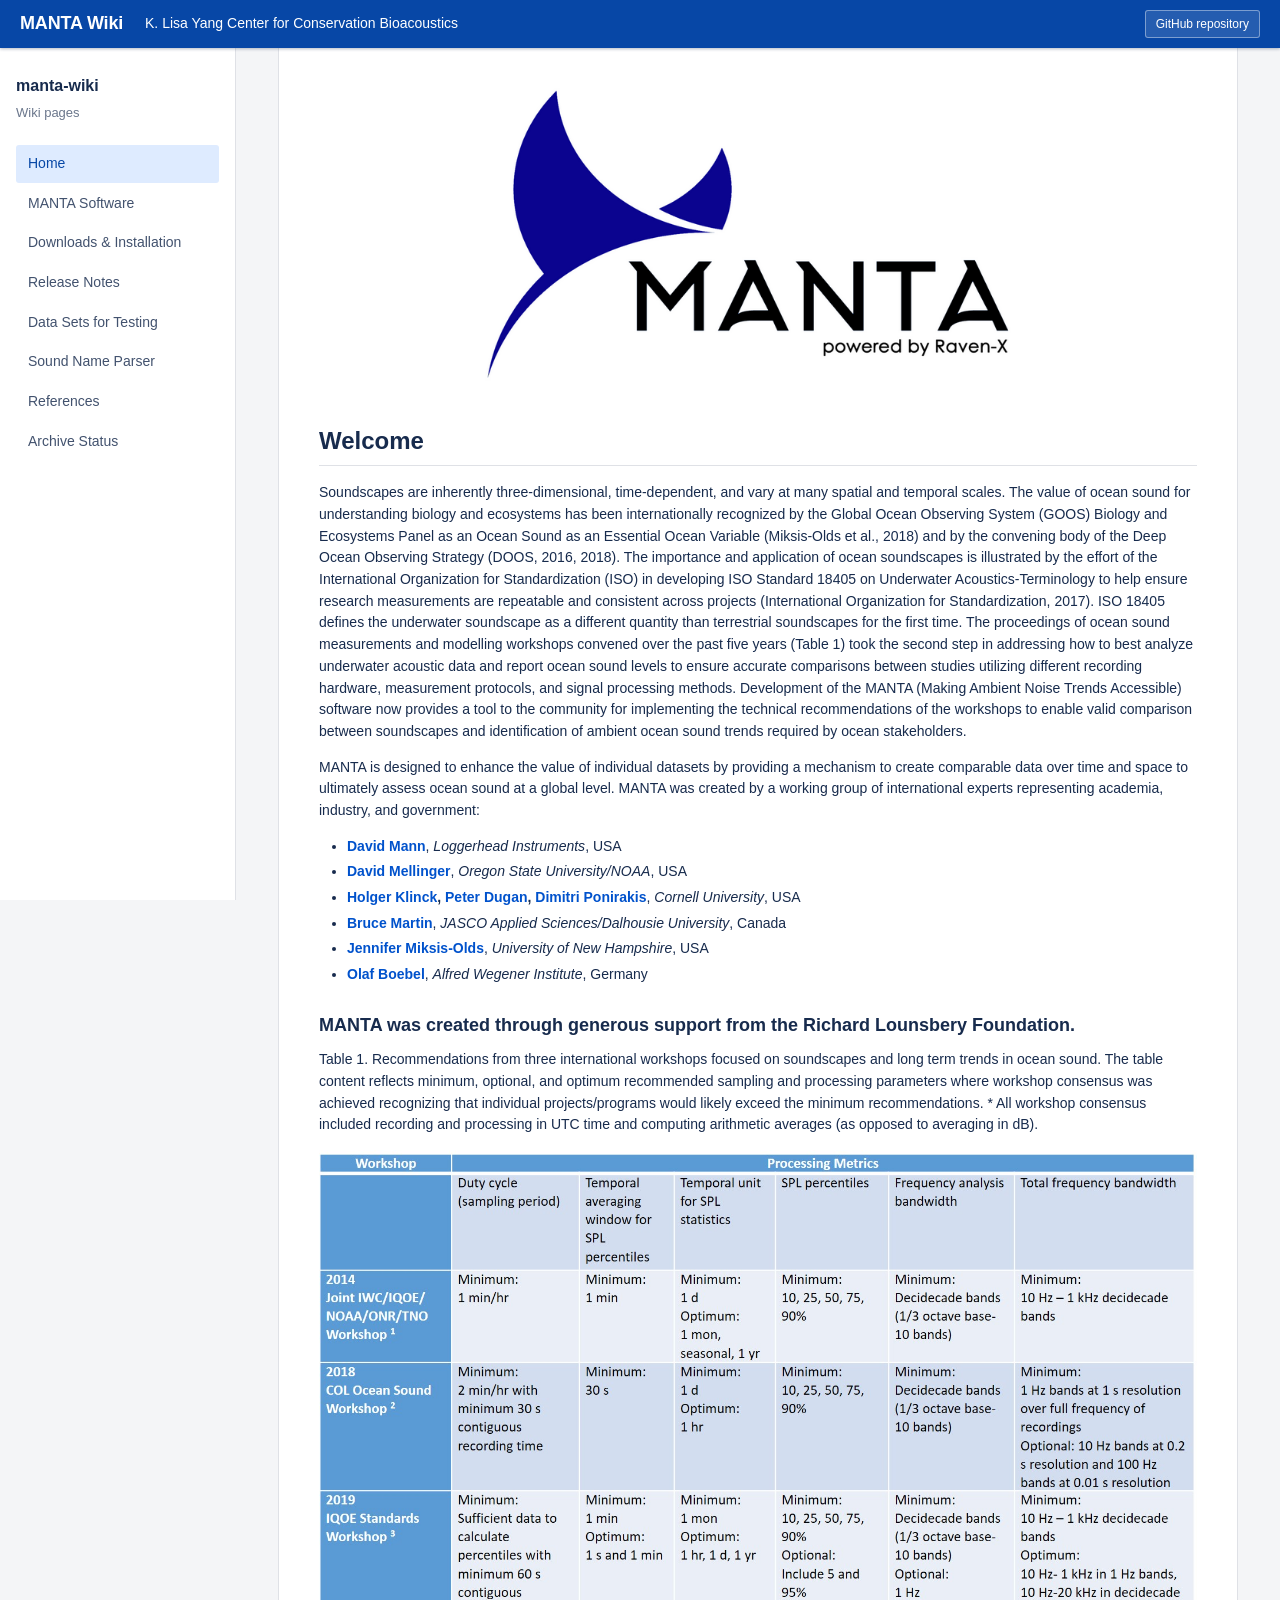
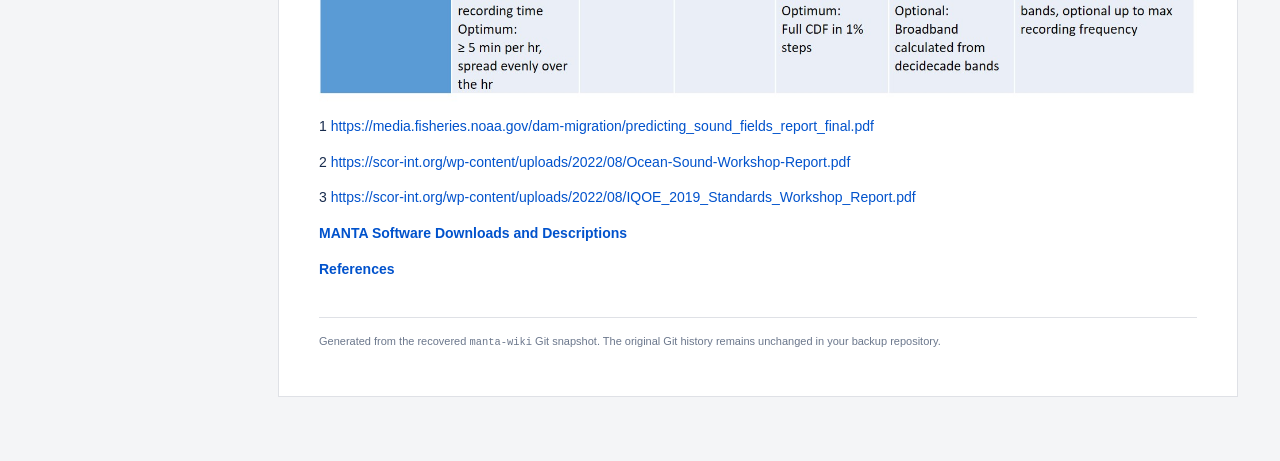
<file: index.html>
<!doctype html>
<html lang="en"><head>
<!-- Google tag (gtag.js) -->
<script async src="https://www.googletagmanager.com/gtag/js?id=G-KM93KEDW00"></script>
<script>
  window.dataLayer = window.dataLayer || [];
  function gtag(){dataLayer.push(arguments);}
  gtag('js', new Date());
  gtag('config', 'G-KM93KEDW00');
</script><meta charset="utf-8"><meta name="viewport" content="width=device-width,initial-scale=1">
<title>MANTA Wiki</title><link rel="stylesheet" href="style.css"></head>
<body><header class="bb-topbar">
  <a class="bb-product" href="index.html">MANTA Wiki</a>
  <a class="bb-center-link"
     href="https://www.birds.cornell.edu/ccb/"
     target="_blank"
     rel="noopener">
     K. Lisa Yang Center for Conservation Bioacoustics
  </a>
  <a class="bb-archive-tag"
     href="https://github.com/DPonirakis/manta-wiki"
     target="_blank"
     rel="noopener">
     GitHub repository
  </a>
</header><div class="layout"><aside class="sidebar"><div class="brand">manta-wiki</div><div class="subbrand">Wiki pages</div><nav><a href="index.html" class="active">Home</a><a href="manta-software.html" class="">MANTA Software</a><a href="downloads-installation.html" class="">Downloads &amp; Installation</a><a href="release-notes.html" class="">Release Notes</a><a href="data-sets.html" class="">Data Sets for Testing</a><a href="sound-parser.html" class="">Sound Name Parser</a><a href="references.html" class="">References</a><a href="archive-status.html" class="">Archive Status</a></nav></aside>
<main class="content"><article class="paper"><div class="archive-banner"><span class="badge">RECOVERED</span> Preserved from the original MANTA wiki. Media and software links shown as local are served from this archive; external references still open on the web.</div>
<p><img src="wiki-images/3192943729-LogoFor-Wiki.png" alt="LogoFor-Wiki.png" /></p>
<h1>Welcome</h1>
<p>Soundscapes are inherently three-dimensional, time-dependent, and vary at many spatial and temporal scales. The value of ocean sound for understanding biology and ecosystems has been internationally recognized by the Global Ocean Observing System (GOOS) Biology and Ecosystems Panel as an Ocean Sound as an Essential Ocean Variable (Miksis-Olds et al., 2018) and by the convening body of the Deep Ocean Observing Strategy (DOOS, 2016, 2018).  The importance and application of ocean soundscapes is illustrated by the effort of the International Organization for Standardization (ISO) in developing ISO Standard 18405 on Underwater Acoustics-Terminology to help ensure research measurements are repeatable and consistent across projects (International Organization for Standardization, 2017). ISO 18405 defines the underwater soundscape as a different quantity than terrestrial soundscapes for the first time.  The proceedings of ocean sound measurements and modelling workshops convened over the past five years (Table 1) took the second step in addressing how to best analyze underwater acoustic data and report ocean sound levels to ensure accurate comparisons between studies utilizing different recording hardware, measurement protocols, and signal processing methods.  Development of the MANTA (Making Ambient Noise Trends Accessible) software now provides a tool to the community for implementing the technical recommendations of the workshops to enable valid comparison between soundscapes and identification of ambient ocean sound trends required by ocean stakeholders.</p>
<p>MANTA is designed to enhance the value of individual datasets by providing a mechanism to create comparable data over time and space to ultimately assess ocean sound at a global level.  MANTA was created by a working group of international experts representing academia, industry, and government:</p>
<ul>
<li><strong><a href="https://www.loggerhead.com/founder" target="_blank" rel="noopener">David Mann</a></strong>, <em>Loggerhead Instruments</em>, USA</li>
<li><strong><a href="https://mmi.oregonstate.edu/people/david-mellinger" target="_blank" rel="noopener">David Mellinger</a></strong>, <em>Oregon State University/NOAA</em>, USA</li>
<li><strong><a href="https://www.birds.cornell.edu/ccb/holger-klinck/" target="_blank" rel="noopener">Holger Klinck</a>, <a href="https://www.birds.cornell.edu/home/staff/peter-dugan/" target="_blank" rel="noopener">Peter Dugan</a>, <a href="https://www.birds.cornell.edu/home/staff/dimitri-ponirakis/" target="_blank" rel="noopener">Dimitri Ponirakis</a></strong>, <em>Cornell University</em>, USA</li>
<li><strong><a href="https://eos.unh.edu/person/bruce-martin" target="_blank" rel="noopener">Bruce Martin</a></strong>, <em>JASCO Applied Sciences/Dalhousie University</em>, Canada</li>
<li><strong><a href="https://www.unh.edu/person/jennifer-miksis-olds" target="_blank" rel="noopener">Jennifer Miksis-Olds</a></strong>, <em>University of New Hampshire</em>, USA</li>
<li><strong><a href="https://www.awi.de/ueber-uns/organisation/mitarbeiter/detailseite/olaf-boebel.html" target="_blank" rel="noopener">Olaf Boebel</a></strong>, <em>Alfred Wegener Institute</em>, Germany</li>
</ul>
<h2>MANTA was created through generous support from the Richard Lounsbery Foundation.</h2>
<p>Table 1.  Recommendations from three international workshops focused on soundscapes and long term trends in ocean sound.  The table content reflects minimum, optional, and optimum recommended sampling and processing parameters where workshop consensus was achieved recognizing that individual projects/programs would likely exceed the minimum recommendations. * All workshop consensus included recording and processing in UTC time and computing arithmetic averages (as opposed to averaging in dB).</p>
<p><img src="wiki-images/1391581681-MANTA%20Wiki%20Table%201.jpg" alt="MANTA Wiki Table 1.jpg" /></p>
<p>1 <a href="https://media.fisheries.noaa.gov/dam-migration/predicting_sound_fields_report_final.pdf">https://media.fisheries.noaa.gov/dam-migration/predicting_sound_fields_report_final.pdf</a></p>
<p>2 <a href="https://scor-int.org/wp-content/uploads/2022/08/Ocean-Sound-Workshop-Report.pdf">https://scor-int.org/wp-content/uploads/2022/08/Ocean-Sound-Workshop-Report.pdf</a></p>
<p>3 <a href="https://scor-int.org/wp-content/uploads/2022/08/IQOE_2019_Standards_Workshop_Report.pdf">https://scor-int.org/wp-content/uploads/2022/08/IQOE_2019_Standards_Workshop_Report.pdf</a></p>
<p class="wiki-section-link"><a href="downloads-installation.html"><strong>MANTA Software Downloads and Descriptions</strong></a></p>
<p class="wiki-section-link"><a href="references.html"><strong>References</strong></a></p>
<div class="footer">Generated from the recovered <code>manta-wiki</code> Git snapshot. The original Git history remains unchanged in your backup repository.</div></article></main></div></body></html>
</file>
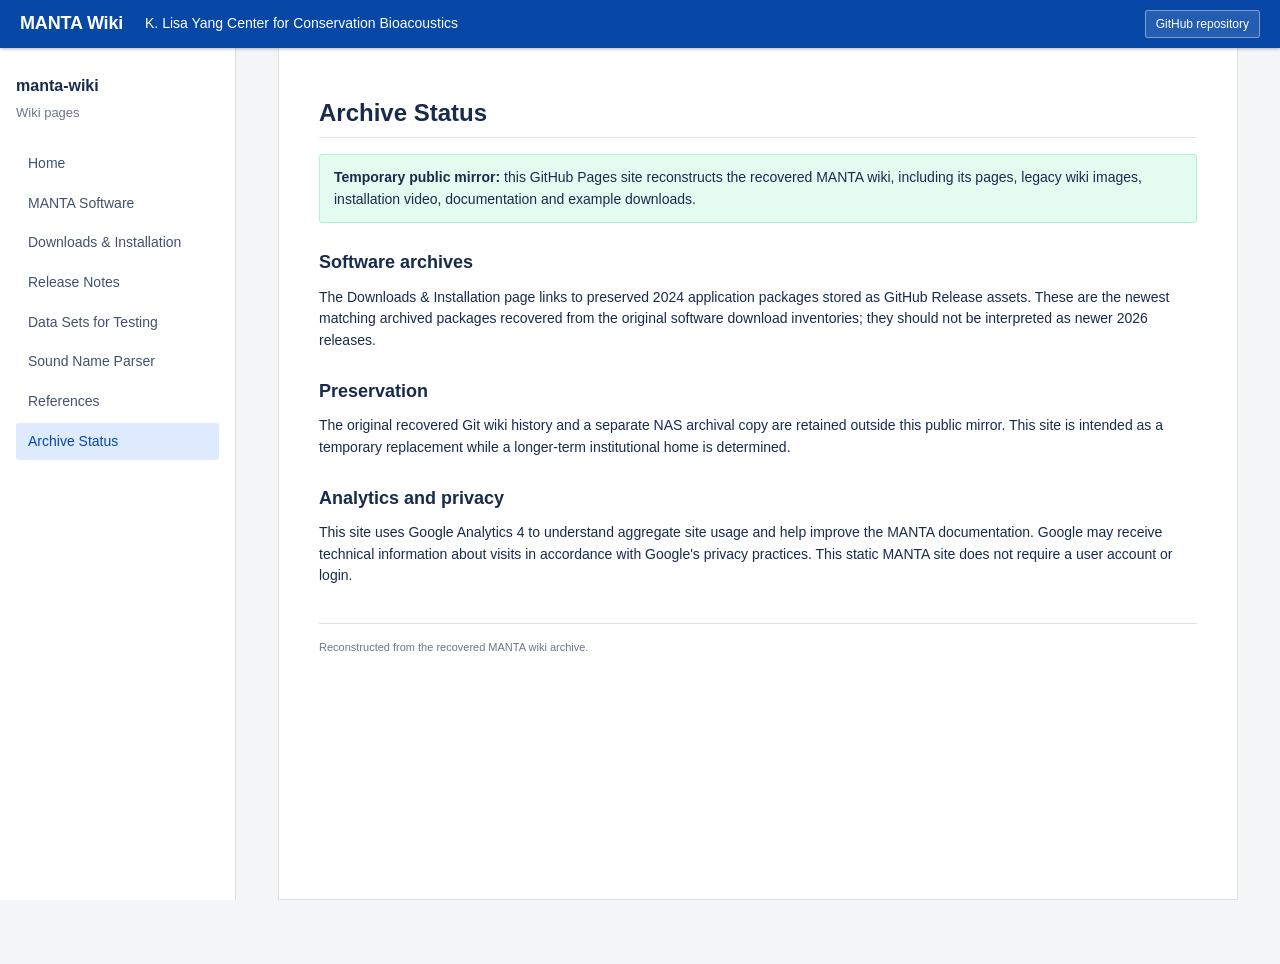
<file: archive-status.html>
<!doctype html>
<html lang="en"><head>
<!-- Google tag (gtag.js) -->
<script async src="https://www.googletagmanager.com/gtag/js?id=G-KM93KEDW00"></script>
<script>
  window.dataLayer = window.dataLayer || [];
  function gtag(){dataLayer.push(arguments);}
  gtag('js', new Date());
  gtag('config', 'G-KM93KEDW00');
</script><meta charset="utf-8"><meta name="viewport" content="width=device-width,initial-scale=1">
<title>Archive Status &mdash; MANTA Wiki</title><link rel="stylesheet" href="style.css"></head>
<body><header class="bb-topbar">
  <a class="bb-product" href="index.html">MANTA Wiki</a>
  <a class="bb-center-link"
     href="https://www.birds.cornell.edu/ccb/"
     target="_blank"
     rel="noopener">
     K. Lisa Yang Center for Conservation Bioacoustics
  </a>
  <a class="bb-archive-tag"
     href="https://github.com/DPonirakis/manta-wiki"
     target="_blank"
     rel="noopener">
     GitHub repository
  </a>
</header><div class="layout"><aside class="sidebar"><div class="brand">manta-wiki</div><div class="subbrand">Wiki pages</div><nav><a href="index.html">Home</a><a href="manta-software.html">MANTA Software</a><a href="downloads-installation.html">Downloads &amp; Installation</a><a href="release-notes.html">Release Notes</a><a href="data-sets.html">Data Sets for Testing</a><a href="sound-parser.html">Sound Name Parser</a><a href="references.html">References</a><a href="archive-status.html" class="active">Archive Status</a></nav></aside>
<main class="content"><article class="paper"><div class="archive-banner"><span class="badge">RECOVERED</span> Preserved from the original MANTA wiki.</div>
<h1>Archive Status</h1>
<div class="ok"><strong>Temporary public mirror:</strong> this GitHub Pages site reconstructs the recovered MANTA wiki, including its pages, legacy wiki images, installation video, documentation and example downloads.</div>
<h2>Software archives</h2>
<p>The Downloads &amp; Installation page links to preserved 2024 application packages stored as GitHub Release assets. These are the newest matching archived packages recovered from the original software download inventories; they should not be interpreted as newer 2026 releases.</p>
<h2>Preservation</h2>
<p>The original recovered Git wiki history and a separate NAS archival copy are retained outside this public mirror. This site is intended as a temporary replacement while a longer-term institutional home is determined.</p>
<h2>Analytics and privacy</h2>
<p>This site uses Google Analytics 4 to understand aggregate site usage and help improve the MANTA documentation. Google may receive technical information about visits in accordance with Google's privacy practices. This static MANTA site does not require a user account or login.</p>
<div class="footer">Reconstructed from the recovered MANTA wiki archive.</div></article></main></div></body></html>
</file>
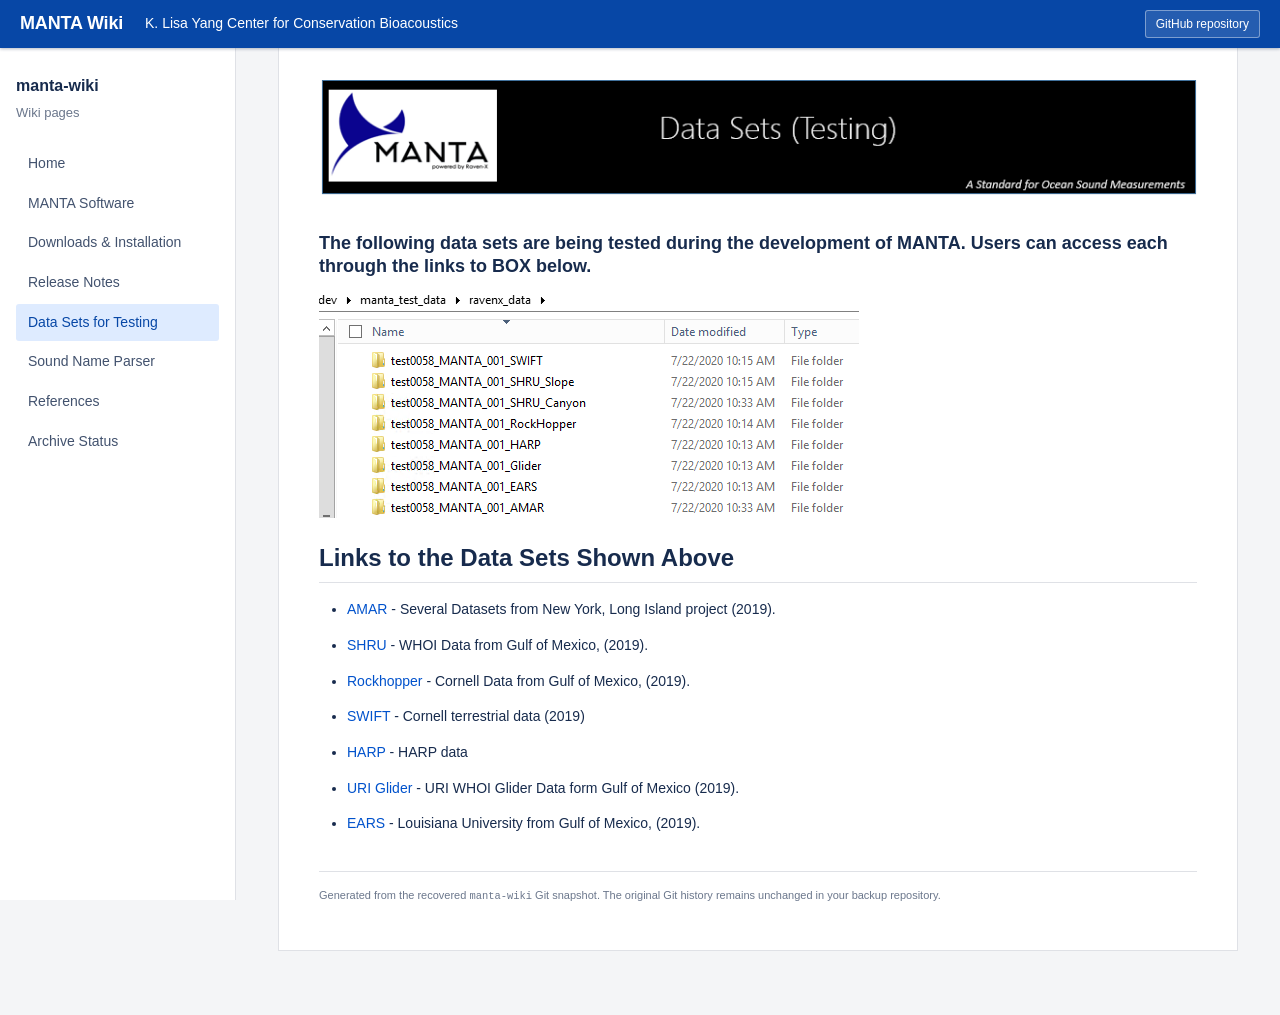
<file: data-sets.html>
<!doctype html>
<html lang="en"><head>
<!-- Google tag (gtag.js) -->
<script async src="https://www.googletagmanager.com/gtag/js?id=G-KM93KEDW00"></script>
<script>
  window.dataLayer = window.dataLayer || [];
  function gtag(){dataLayer.push(arguments);}
  gtag('js', new Date());
  gtag('config', 'G-KM93KEDW00');
</script><meta charset="utf-8"><meta name="viewport" content="width=device-width,initial-scale=1">
<title>Data Sets for Testing &mdash; MANTA Wiki</title><link rel="stylesheet" href="style.css"></head>
<body><header class="bb-topbar">
  <a class="bb-product" href="index.html">MANTA Wiki</a>
  <a class="bb-center-link"
     href="https://www.birds.cornell.edu/ccb/"
     target="_blank"
     rel="noopener">
     K. Lisa Yang Center for Conservation Bioacoustics
  </a>
  <a class="bb-archive-tag"
     href="https://github.com/DPonirakis/manta-wiki"
     target="_blank"
     rel="noopener">
     GitHub repository
  </a>
</header><div class="layout"><aside class="sidebar"><div class="brand">manta-wiki</div><div class="subbrand">Wiki pages</div><nav><a href="index.html" class="">Home</a><a href="manta-software.html" class="">MANTA Software</a><a href="downloads-installation.html" class="">Downloads &amp; Installation</a><a href="release-notes.html" class="">Release Notes</a><a href="data-sets.html" class="active">Data Sets for Testing</a><a href="sound-parser.html" class="">Sound Name Parser</a><a href="references.html" class="">References</a><a href="archive-status.html" class="">Archive Status</a></nav></aside>
<main class="content"><article class="paper"><div class="archive-banner"><span class="badge">RECOVERED</span> Preserved from the original MANTA wiki. Media and software links shown as local are served from this archive; external references still open on the web.</div>
<p><img src="wiki-images/3972708707-PageBan-DataSet%20Testing%20%28orig%29.png" alt="PageBan-DataSet Testing (orig).png" /></p>
<h2>The following data sets are being tested during the development of MANTA.  Users can access each through the links to BOX below.</h2>
<p><img src="wiki-images/2628197361-2020-07-22_111207%20Dataset%20Folder%20View.png" alt="2020-07-22_111207 Dataset Folder View.png" /></p>
<h1>Links to the Data Sets Shown Above</h1>
<ul>
<li><p><a href="https://cornell.box.com/s/d470kwmks5kywlehbm1rnl2zd3jsaxxi">AMAR</a> - Several Datasets from New York, Long Island project (2019).</p>
</li>
<li><p><a href="https://cornell.box.com/s/pxv3meutziftfnn3y57hk5c47b9m33f8">SHRU</a> - WHOI Data from Gulf of Mexico, (2019).</p>
</li>
<li><p><a href="https://cornell.box.com/s/dc22x80s9d1odj51bub20u6x38qu53mg">Rockhopper</a> - Cornell Data from Gulf of Mexico, (2019).</p>
</li>
<li><p><a href="https://cornell.box.com/s/cifbns6ogwq8dyzyhskjp075v1naj7j0">SWIFT</a> - Cornell terrestrial data (2019)</p>
</li>
<li><p><a href="https://cornell.box.com/s/lhqhzw1fxv8h3y49ou1xn1a3qug9us4y">HARP</a> - HARP data</p>
</li>
<li><p><a href="https://cornell.box.com/s/qcqkasoeniwmjog1nojtoqougghjc3d9">URI Glider</a> - URI WHOI Glider Data form Gulf of Mexico (2019).</p>
</li>
<li><p><a href="https://cornell.box.com/s/5mjxobe7hufbpuowawqq29kgf5vvsqui">EARS</a> - Louisiana University from Gulf of Mexico, (2019).</p>
</li>
</ul>
<div class="footer">Generated from the recovered <code>manta-wiki</code> Git snapshot. The original Git history remains unchanged in your backup repository.</div></article></main></div></body></html>
</file>
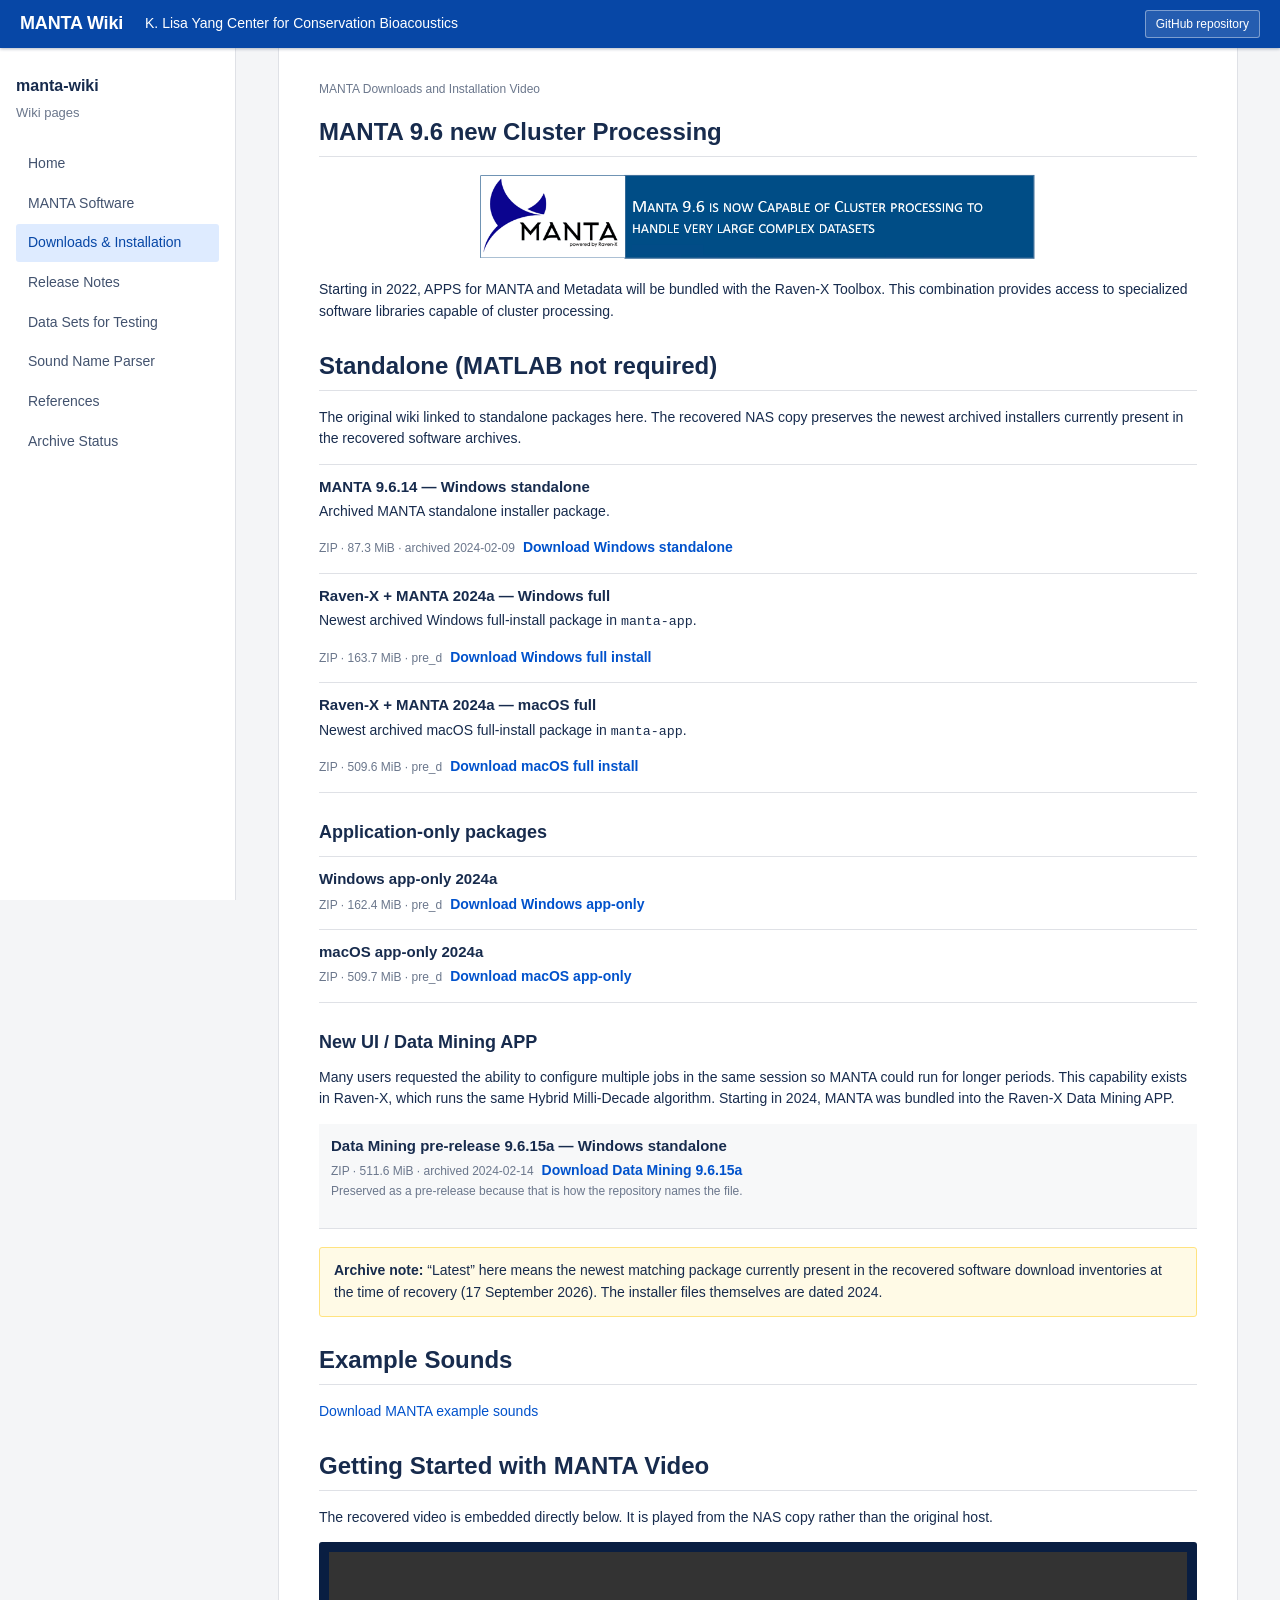
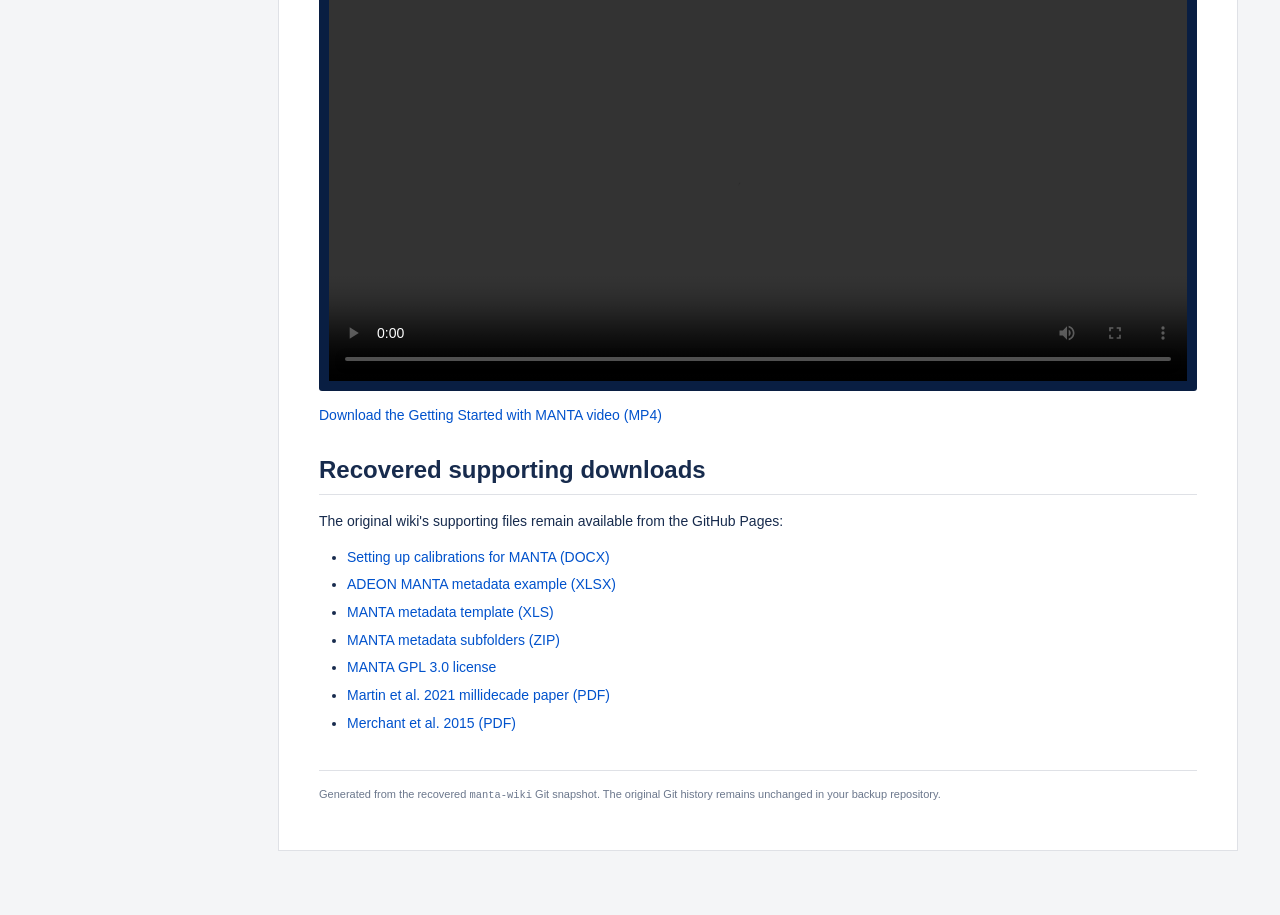
<file: downloads-installation.html>
<!DOCTYPE html>

<html lang="en"><head>
<!-- Google tag (gtag.js) -->
<script async src="https://www.googletagmanager.com/gtag/js?id=G-KM93KEDW00"></script>
<script>
  window.dataLayer = window.dataLayer || [];
  function gtag(){dataLayer.push(arguments);}
  gtag('js', new Date());
  gtag('config', 'G-KM93KEDW00');
</script><meta charset="utf-8"/><meta content="width=device-width,initial-scale=1" name="viewport"/>
<title>Downloads &amp; Installation &mdash; MANTA Wiki</title><link href="style.css" rel="stylesheet"/></head>
<body><header class="bb-topbar">
  <a class="bb-product" href="index.html">MANTA Wiki</a>
  <a class="bb-center-link"
     href="https://www.birds.cornell.edu/ccb/"
     target="_blank"
     rel="noopener">
     K. Lisa Yang Center for Conservation Bioacoustics
  </a>
  <a class="bb-archive-tag"
     href="https://github.com/DPonirakis/manta-wiki"
     target="_blank"
     rel="noopener">
     GitHub repository
  </a>
</header><div class="layout"><aside class="sidebar"><div class="brand">manta-wiki</div><div class="subbrand">Wiki pages</div><nav><a class="" href="index.html">Home</a><a class="" href="manta-software.html">MANTA Software</a><a class="active" href="downloads-installation.html">Downloads &amp; Installation</a><a class="" href="release-notes.html">Release Notes</a><a class="" href="data-sets.html">Data Sets for Testing</a><a class="" href="sound-parser.html">Sound Name Parser</a><a class="" href="references.html">References</a><a class="" href="archive-status.html">Archive Status</a></nav></aside>
<main class="content"><article class="paper"><div class="archive-banner"><span class="badge">RECOVERED</span> Preserved from the original MANTA wiki. Media and software links shown as local are served from this archive; external references still open on the web.</div>
<div class="wiki-path">MANTA Downloads and Installation Video</div>
<h1><strong>MANTA 9.6 new Cluster Processing</strong></h1>
<p><img alt="MANTA / Raven-X banner" src="wiki-images/3175615496-MantaBanner%20Bundled%20with%20Raven%20X%20Toolbox%20png.png"/></p>
<p>Starting in 2022, APPS for MANTA and Metadata will be bundled with the Raven-X Toolbox. This combination provides access to specialized software libraries capable of cluster processing.</p>
<h1><strong>Standalone</strong> (MATLAB not required)</h1>
<p>The original wiki linked to standalone packages here. The recovered NAS copy preserves the newest archived installers currently present in the recovered software archives.</p>
<div class="download-grid">
<div class="download-card"><h3>MANTA 9.6.14 &mdash; Windows standalone</h3><p>Archived MANTA standalone installer package.</p><div class="file-meta">ZIP &middot; 87.3 MiB &middot; archived 2024-02-09</div><a class="download-button" download="" href="https://github.com/DPonirakis/manta-wiki/releases/download/manta-archive-assets-2024/MANTA-9.6.14-WinOS_standalone_installer_web_exe.zip">Download Windows standalone</a></div>
<div class="download-card"><h3>Raven-X + MANTA 2024a &mdash; Windows full</h3><p>Newest archived Windows full-install package in <code>manta-app</code>.</p><div class="file-meta">ZIP &middot; 163.7 MiB &middot; pre_d</div><a class="download-button" download="" href="https://github.com/DPonirakis/manta-wiki/releases/download/manta-archive-assets-2024/FULL_Install_Raven_X_2024a_win_pre_d.zip">Download Windows full install</a></div>
<div class="download-card"><h3>Raven-X + MANTA 2024a &mdash; macOS full</h3><p>Newest archived macOS full-install package in <code>manta-app</code>.</p><div class="file-meta">ZIP &middot; 509.6 MiB &middot; pre_d</div><a class="download-button" download="" href="https://github.com/DPonirakis/manta-wiki/releases/download/manta-archive-assets-2024/FULL_install_RavenX_2024a_mac_pre_d.zip">Download macOS full install</a></div>
</div>
<h2><strong>Application-only packages</strong></h2>
<div class="download-grid two-col">
<div class="download-card"><h3>Windows app-only 2024a</h3><div class="file-meta">ZIP &middot; 162.4 MiB &middot; pre_d</div><a class="download-button secondary" download="" href="https://github.com/DPonirakis/manta-wiki/releases/download/manta-archive-assets-2024/APP_only_Raven_X_2024a_win_pre_d.zip">Download Windows app-only</a></div>
<div class="download-card"><h3>macOS app-only 2024a</h3><div class="file-meta">ZIP &middot; 509.7 MiB &middot; pre_d</div><a class="download-button secondary" download="" href="https://github.com/DPonirakis/manta-wiki/releases/download/manta-archive-assets-2024/APP_only_RavenX_2024a_mac_pre_d.zip">Download macOS app-only</a></div>
</div>
<h2><strong>New UI / Data Mining APP</strong></h2>
<p>Many users requested the ability to configure multiple jobs in the same session so MANTA could run for longer periods. This capability exists in Raven-X, which runs the same Hybrid Milli-Decade algorithm. Starting in 2024, MANTA was bundled into the Raven-X Data Mining APP.</p>
<div class="download-card featured"><h3>Data Mining pre-release 9.6.15a &mdash; Windows standalone</h3><div class="file-meta">ZIP &middot; 511.6 MiB &middot; archived 2024-02-14</div><a class="download-button" download="" href="https://github.com/DPonirakis/manta-wiki/releases/download/manta-archive-assets-2024/DATAMINING-pre-release_9.6.15a-win_standalone_installer_web_exe.zip">Download Data Mining 9.6.15a</a><p class="small-note">Preserved as a pre-release because that is how the repository names the file.</p></div>
<div class="notice"><strong>Archive note:</strong> &ldquo;Latest&rdquo; here means the newest matching package currently present in the recovered software download inventories at the time of recovery (17 September 2026). The installer files themselves are dated 2024.</div>
<h1>Example Sounds</h1>
<p><a download="" href="https://github.com/DPonirakis/manta-wiki/releases/download/manta-archive-assets-2024/manta_sound_examples.zip">Download MANTA example sounds</a></p>
<h1><strong>Getting Started with MANTA Video</strong></h1>
<p>The recovered video is embedded directly below. It is played from the NAS copy rather than the original host.</p>
<div class="video-frame"><video controls="" preload="metadata"><source src="downloads/manta-wiki/MantaIntro2.mp4" type="video/mp4"/>Your browser does not support HTML5 video. <a href="downloads/manta-wiki/MantaIntro2.mp4">Open the MP4 directly</a>.</video></div>
<p><a download="" href="downloads/manta-wiki/MantaIntro2.mp4">Download the Getting Started with MANTA video (MP4)</a></p>
<h1>Recovered supporting downloads</h1>
<p>The original wiki's supporting files remain available from the GitHub Pages:</p>
<ul class="download-list">
<li><a href="downloads/manta-wiki/SettingUpCalibrationsForMANTA.docx">Setting up calibrations for MANTA (DOCX)</a></li>
<li><a href="downloads/manta-wiki/ADEON.BLE.AR42_MANTA_Metadata.xlsx">ADEON MANTA metadata example (XLSX)</a></li>
<li><a href="downloads/manta-wiki/MANTA_metadata_template.xls">MANTA metadata template (XLS)</a></li>
<li><a href="downloads/manta-wiki/MANTA_MetaData_Subfolders_V1_03102021.zip">MANTA metadata subfolders (ZIP)</a></li>
<li><a href="downloads/manta-wiki/MANTA_License_GPL3.0.txt">MANTA GPL 3.0 license</a></li>
<li><a href="downloads/manta-wiki/Martin_et_al_2021_millidecade.pdf">Martin et al. 2021 millidecade paper (PDF)</a></li>
<li><a href="downloads/manta-wiki/Merchant_et_al_2015.pdf">Merchant et al. 2015 (PDF)</a></li>
</ul>
















<div class="footer">Generated from the recovered <code>manta-wiki</code> Git snapshot. The original Git history remains unchanged in your backup repository.</div></article></main></div></body></html>
</file>
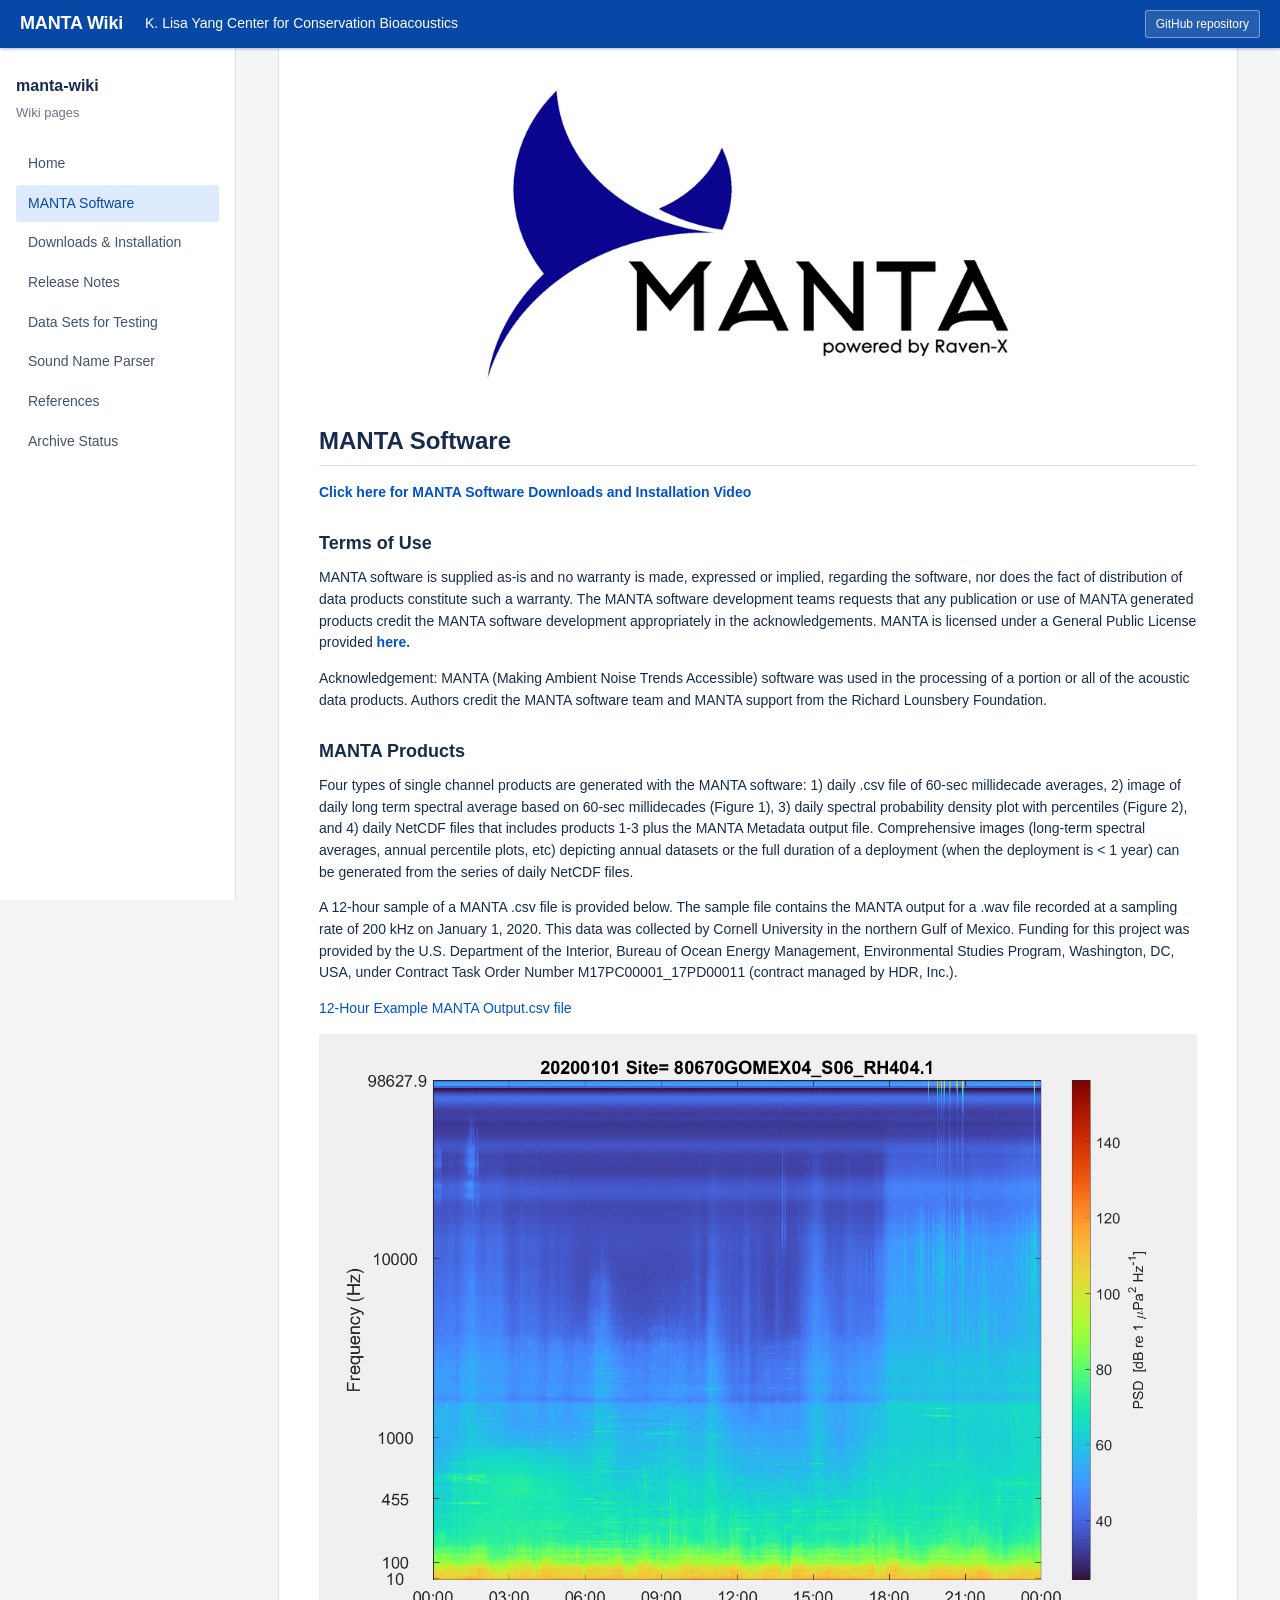
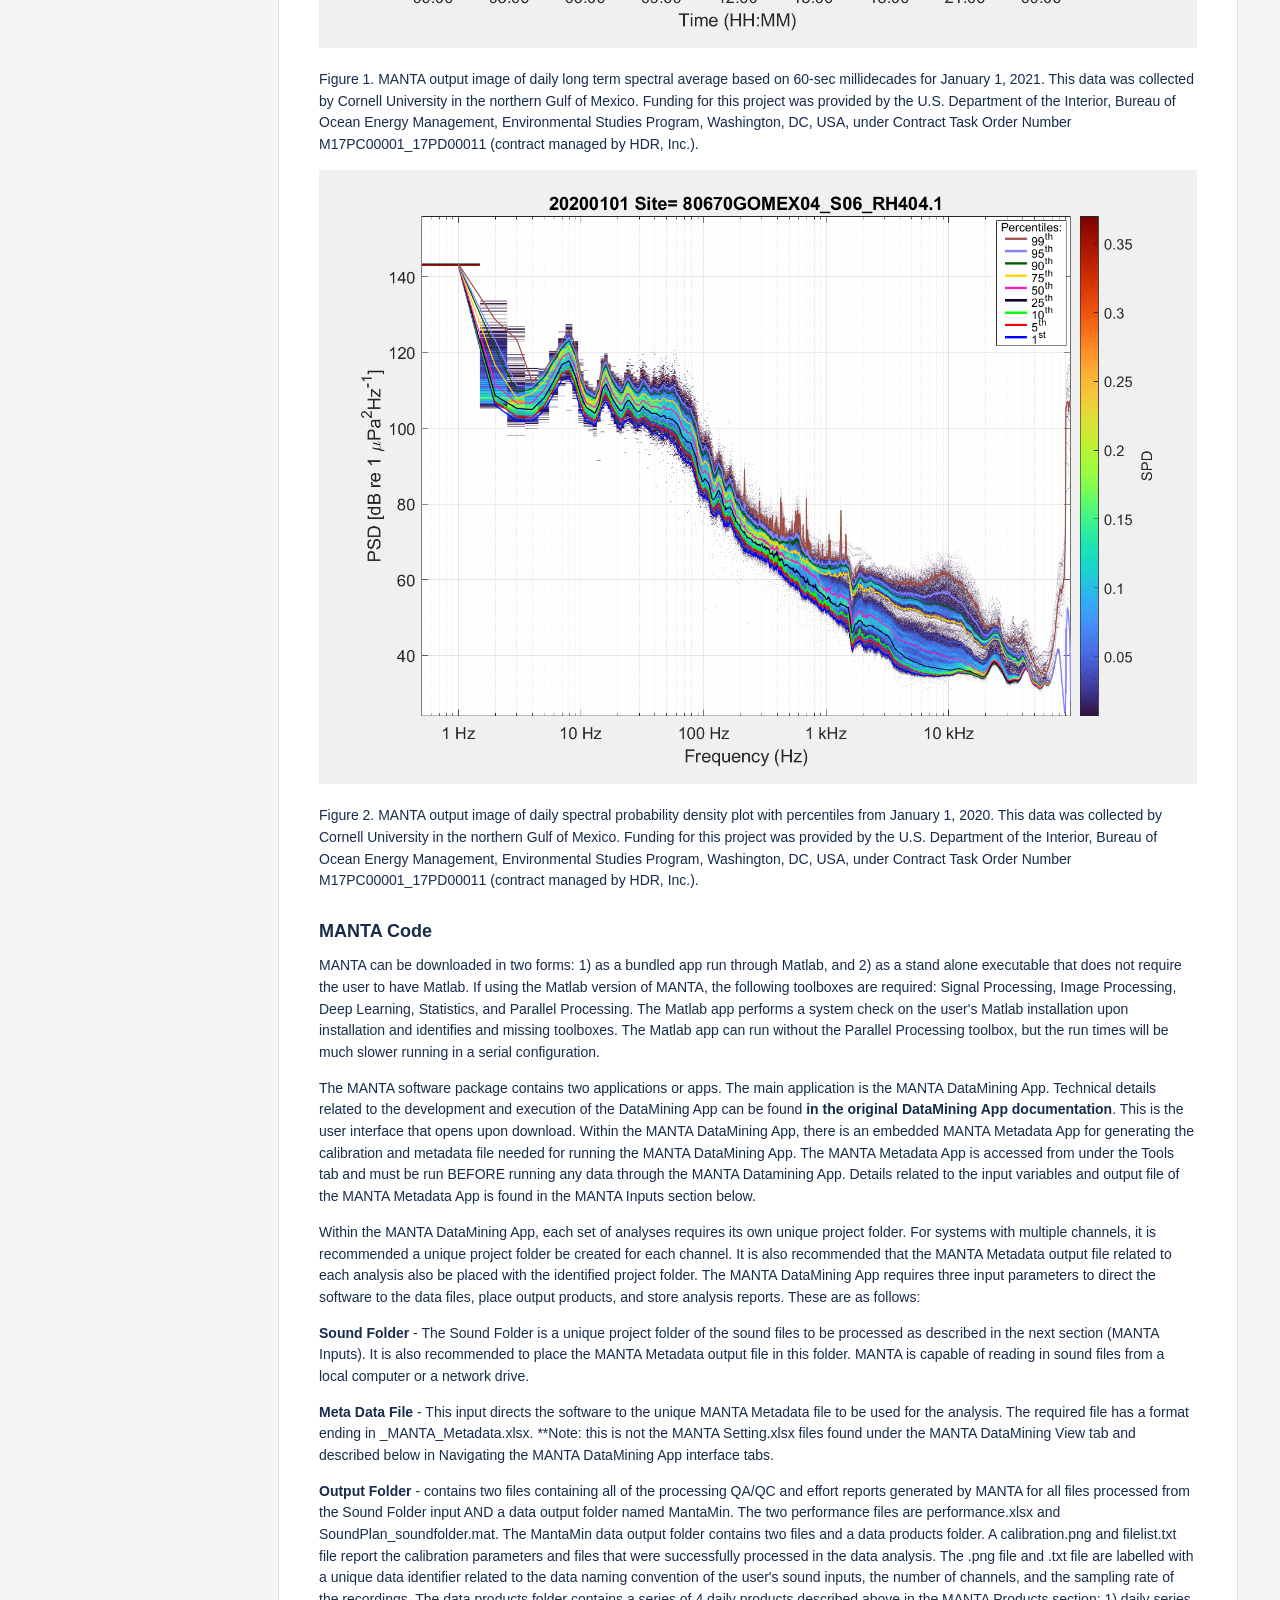
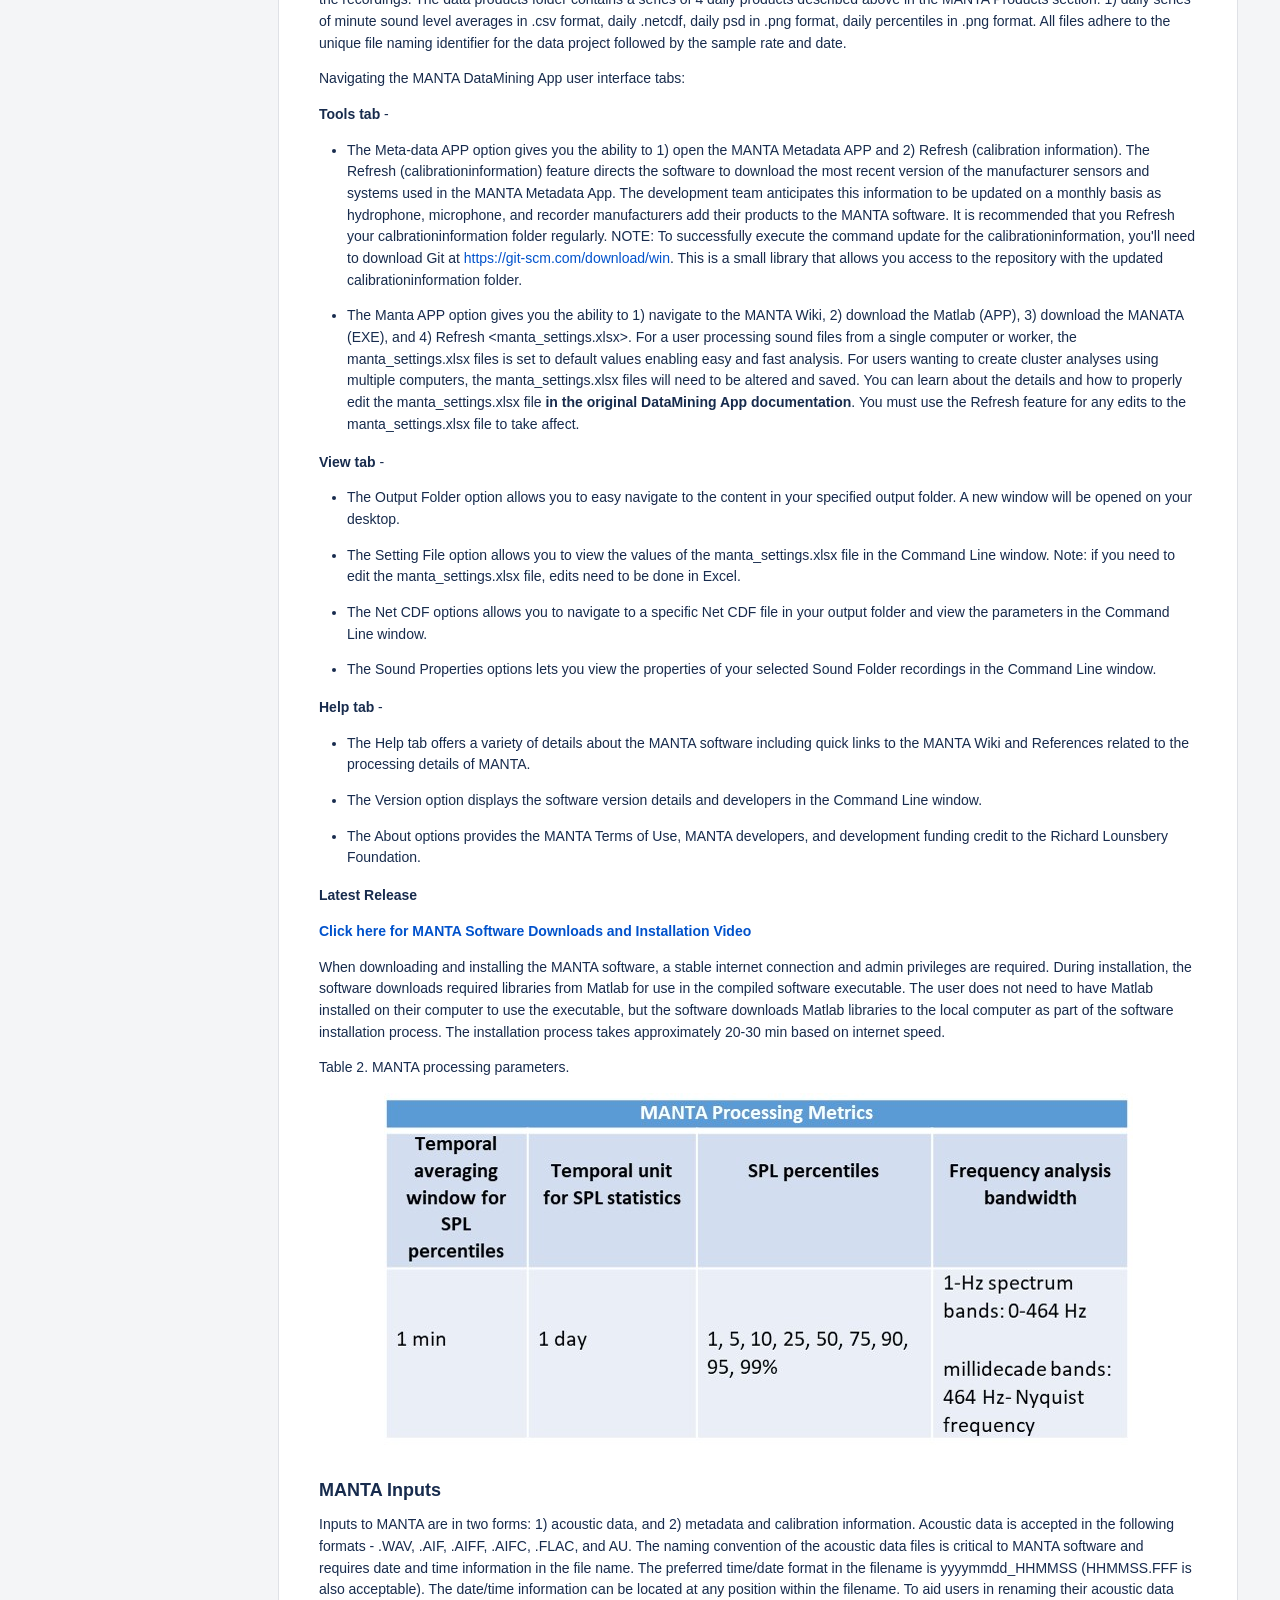
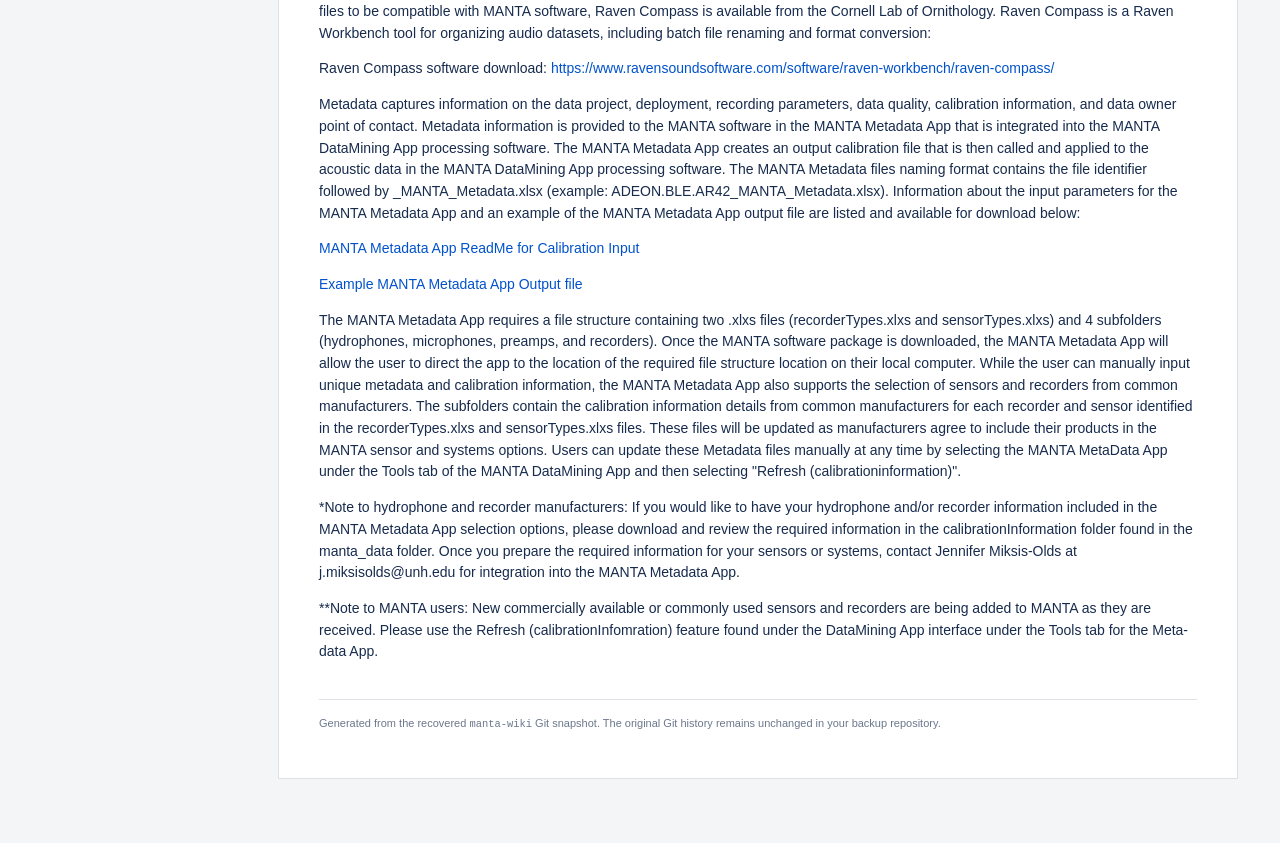
<file: manta-software.html>
<!doctype html>
<html lang="en"><head>
<!-- Google tag (gtag.js) -->
<script async src="https://www.googletagmanager.com/gtag/js?id=G-KM93KEDW00"></script>
<script>
  window.dataLayer = window.dataLayer || [];
  function gtag(){dataLayer.push(arguments);}
  gtag('js', new Date());
  gtag('config', 'G-KM93KEDW00');
</script><meta charset="utf-8"><meta name="viewport" content="width=device-width,initial-scale=1">
<title>MANTA Software &mdash; MANTA Wiki</title><link rel="stylesheet" href="style.css"></head>
<body><header class="bb-topbar">
  <a class="bb-product" href="index.html">MANTA Wiki</a>
  <a class="bb-center-link"
     href="https://www.birds.cornell.edu/ccb/"
     target="_blank"
     rel="noopener">
     K. Lisa Yang Center for Conservation Bioacoustics
  </a>
  <a class="bb-archive-tag"
     href="https://github.com/DPonirakis/manta-wiki"
     target="_blank"
     rel="noopener">
     GitHub repository
  </a>
</header><div class="layout"><aside class="sidebar"><div class="brand">manta-wiki</div><div class="subbrand">Wiki pages</div><nav><a href="index.html" class="">Home</a><a href="manta-software.html" class="active">MANTA Software</a><a href="downloads-installation.html" class="">Downloads &amp; Installation</a><a href="release-notes.html" class="">Release Notes</a><a href="data-sets.html" class="">Data Sets for Testing</a><a href="sound-parser.html" class="">Sound Name Parser</a><a href="references.html" class="">References</a><a href="archive-status.html" class="">Archive Status</a></nav></aside>
<main class="content"><article class="paper"><div class="archive-banner"><span class="badge">RECOVERED</span> Preserved from the original MANTA wiki. Media and software links shown as local are served from this archive; external references still open on the web.</div>
<p><img src="wiki-images/3192943729-LogoFor-Wiki.png" alt="LogoFor-Wiki.png" /></p>
<h1>MANTA Software</h1>
<p><a href="downloads-installation.html"><strong>Click here for MANTA Software Downloads and Installation Video</strong></a></p>
<h2>Terms of Use</h2>
<p>MANTA software is supplied as-is and no warranty is made, expressed or implied, regarding the software, nor does the fact of distribution of data products constitute such a warranty.  The MANTA software development teams requests that any publication or use of MANTA generated products credit the MANTA software development appropriately in the acknowledgements.  MANTA is licensed under a General Public License provided <a href="downloads/manta-wiki/MANTA_License_GPL3.0.txt"><strong>here.</strong></a></p>
<p>Acknowledgement:  MANTA (Making Ambient Noise Trends Accessible) software was used in the processing of a portion or all of the acoustic data products.  Authors credit the MANTA software team and MANTA support from the Richard Lounsbery Foundation.</p>
<h2>MANTA Products</h2>
<p>Four types of single channel products are generated with the MANTA software: 1) daily .csv file of 60-sec millidecade averages, 2) image of daily long term spectral average based on 60-sec millidecades (Figure 1), 3) daily spectral probability density plot with percentiles (Figure 2), and 4) daily NetCDF files that includes products 1-3 plus the MANTA Metadata output file. Comprehensive images (long-term spectral averages, annual percentile plots, etc) depicting annual datasets or the full duration of a deployment (when the deployment is &lt; 1 year) can be generated from the series of daily NetCDF files.</p>
<p>A 12-hour sample of a MANTA .csv file is provided below.  The sample file contains the MANTA output for a .wav file recorded at a sampling rate of 200 kHz on January 1, 2020.  This data was collected by Cornell University in the northern Gulf of Mexico. Funding for this project was provided by the U.S. Department of the Interior, Bureau of Ocean Energy Management, Environmental Studies Program, Washington, DC, USA, under Contract Task Order Number M17PC00001_17PD00011 (contract managed by HDR, Inc.).</p>
<p><a href="downloads/manta-wiki/80670GOMEX04_S06_RH404.1.197368_20200101_DAILY_Min_12_hours.csv">12-Hour Example MANTA Output.csv file</a></p>
<p><img src="downloads/manta-wiki/80670GOMEX04_S06_RH404.1.197368_20200101_DAILY_Min_psd.png" alt="80670GOMEX04_S06_RH404.1.197368_20200101_DAILY_Min_psd.png" /></p>
<p>Figure 1. MANTA output image of daily long term spectral average based on 60-sec millidecades for January 1, 2021. This data was collected by Cornell University in the northern Gulf of Mexico. Funding for this project was provided by the U.S. Department of the Interior, Bureau of Ocean Energy Management, Environmental Studies Program, Washington, DC, USA, under Contract Task Order Number M17PC00001_17PD00011 (contract managed by HDR, Inc.).</p>
<p><img src="downloads/manta-wiki/80670GOMEX04_S06_RH404.1.197368_20200101_DAILY_Min_pctl.png" alt="80670GOMEX04_S06_RH404.1.197368_20200101_DAILY_Min_pctl.png" /></p>
<p>Figure 2. MANTA output image of daily spectral probability density plot with percentiles from January 1, 2020. This data was collected by Cornell University in the northern Gulf of Mexico. Funding for this project was provided by the U.S. Department of the Interior, Bureau of Ocean Energy Management, Environmental Studies Program, Washington, DC, USA, under Contract Task Order Number M17PC00001_17PD00011 (contract managed by HDR, Inc.).</p>
<h2>MANTA Code</h2>
<p>MANTA can be downloaded in two forms: 1) as a bundled app run through Matlab, and 2) as a stand alone executable that does not require the user to have Matlab.  If using the Matlab version of MANTA, the following toolboxes are required: Signal Processing, Image Processing, Deep Learning, Statistics, and Parallel Processing.  The Matlab app performs a system check on the user's Matlab installation upon installation and identifies and missing toolboxes. The Matlab app can run without the Parallel Processing toolbox, but the run times will be much slower running in a serial configuration.</p>
<p>The MANTA software package contains two applications or apps.  The main application is the MANTA DataMining App.  Technical details related to the development and execution of the DataMining App can be found
<strong>in the original DataMining App documentation</strong>. This is the user interface that opens upon download. Within the MANTA DataMining App, there is an embedded MANTA Metadata App for generating the calibration and metadata file needed for running the MANTA DataMining App.  The MANTA Metadata App is accessed from under the Tools tab and must be run BEFORE running any data through the MANTA Datamining App. Details related to the input variables and output file of the MANTA Metadata App is found in the MANTA Inputs section below.</p>
<p>Within the MANTA DataMining App, each set of analyses requires its own unique project folder. For systems with multiple channels, it is recommended a unique project folder be created for each channel. It is also recommended that the MANTA Metadata output file related to each analysis also be placed with the identified project folder.  The MANTA DataMining App requires three input parameters to direct the software to the data files, place output products, and store analysis reports. These are as follows:</p>
<p><strong>Sound Folder</strong> - The Sound Folder is a unique project folder of the sound files to be processed as described in the next section (MANTA Inputs). It is also recommended to place the MANTA Metadata output file in this folder. MANTA is capable of reading in sound files from a local computer or a network drive.</p>
<p><strong>Meta Data File</strong> - This input directs the software to the unique MANTA Metadata file to be used for the analysis. The required file has a format ending in _MANTA_Metadata.xlsx. **Note: this is not the MANTA Setting.xlsx files found under the MANTA DataMining View tab and described below in Navigating the MANTA DataMining App interface tabs.</p>
<p><strong>Output Folder</strong> - contains two files containing all of the processing QA/QC and effort reports generated by MANTA for all files processed from the Sound Folder input AND a data output folder named MantaMin.  The two performance files are performance.xlsx and SoundPlan_soundfolder.mat.  The MantaMin data output folder contains two files and a data products folder. A calibration.png and filelist.txt file report the calibration parameters and files that were successfully processed in the data analysis.  The .png file and .txt file are labelled with a unique data identifier related to the data naming convention of the user's sound inputs, the number of channels, and the sampling rate of the recordings.  The data products folder contains a series of 4 daily products described above in the MANTA Products section: 1) daily series of minute sound level averages in .csv format, daily .netcdf, daily psd in .png format, daily percentiles in .png format. All files adhere to the unique file naming identifier for the data project followed by the sample rate and date.</p>
<p>Navigating the MANTA DataMining App user interface tabs:</p>
<p><strong>Tools tab</strong> -</p>
<ul>
<li><p>The Meta-data APP option gives you the ability to 1) open the MANTA Metadata APP and 2) Refresh (calibration information).  The Refresh (calibrationinformation) feature directs the software to download the most recent version of the manufacturer sensors and systems used in the MANTA Metadata App. The development team anticipates this information to be updated on a monthly basis as hydrophone, microphone, and recorder manufacturers add their products to the MANTA software.  It is recommended that you Refresh your calbrationinformation folder regularly. NOTE: To successfully execute the command update for the calibrationinformation, you'll need to download Git at <a href="https://git-scm.com/download/win">https://git-scm.com/download/win</a>. This is a small library that allows you access to the repository with the updated calibrationinformation folder.</p>
</li>
<li><p>The Manta APP option gives you the ability to 1) navigate to the MANTA Wiki, 2) download the Matlab (APP), 3) download the MANATA (EXE), and 4) Refresh &lt;manta_settings.xlsx&gt;.  For a user processing sound files from a single computer or worker, the manta_settings.xlsx files is set to default values enabling easy and fast analysis. For users wanting to create cluster analyses using multiple computers, the manta_settings.xlsx files will need to be altered and saved. You can learn about the details and how to properly edit the manta_settings.xlsx file <strong>in the original DataMining App documentation</strong>.  You must use the Refresh feature for any edits to the manta_settings.xlsx file to take affect.</p>
</li>
</ul>
<p><strong>View tab</strong> -</p>
<ul>
<li><p>The Output Folder option allows you to easy navigate to the content in your specified output folder. A new window will be opened on your desktop.</p>
</li>
<li><p>The Setting File option allows you to view the values of the manta_settings.xlsx file in the Command Line window. Note: if you need to edit the manta_settings.xlsx file, edits need to be done in Excel.</p>
</li>
<li><p>The Net CDF options allows you to navigate to a specific Net CDF file in your output folder and view the parameters in the Command Line window.</p>
</li>
<li><p>The Sound Properties options lets you view the properties of your selected Sound Folder recordings in the Command Line window.</p>
</li>
</ul>
<p><strong>Help tab</strong> -</p>
<ul>
<li><p>The Help tab offers a variety of details about the MANTA software including quick links to the MANTA Wiki and References related to the processing details of MANTA.</p>
</li>
<li><p>The Version option displays the software version details and developers in the Command Line window.</p>
</li>
<li><p>The About options provides the MANTA Terms of Use, MANTA developers, and development funding credit to the Richard Lounsbery Foundation.</p>
</li>
</ul>
<p><strong>Latest Release</strong></p>
<p><a href="downloads-installation.html"><strong>Click here for MANTA Software Downloads and Installation Video</strong></a></p>
<p>When downloading and installing the MANTA software, a stable internet connection and admin privileges are required. During installation, the software downloads required libraries from Matlab for use in the compiled software executable.  The user does not need to have Matlab installed on their computer to use the executable, but the software downloads Matlab libraries to the local computer as part of the software installation process.  The installation process takes approximately 20-30 min based on internet speed.</p>
<p>Table 2. MANTA processing parameters.</p>
<p><img src="downloads/manta-wiki/MANTA_Wiki_Table_2.jpg" alt="MANTA Wiki Table 2.jpg" /></p>
<h2>MANTA Inputs</h2>
<p>Inputs to MANTA are in two forms: 1) acoustic data, and 2) metadata and calibration information. Acoustic data is accepted in the following formats - .WAV, .AIF, .AIFF, .AIFC, .FLAC, and AU.  The naming convention of the acoustic data files is critical to MANTA software and requires date and time information in the file name. The preferred time/date format in the filename is yyyymmdd_HHMMSS (HHMMSS.FFF is also acceptable).  The date/time information can be located at any position within the filename. To aid users in renaming their acoustic data files to be compatible with MANTA software, Raven Compass is available from the Cornell Lab of Ornithology. Raven Compass is a Raven Workbench tool for organizing audio datasets, including batch file renaming and format conversion:</p>

<p>Raven Compass software download: <a href="https://www.ravensoundsoftware.com/software/raven-workbench/raven-compass/">https://www.ravensoundsoftware.com/software/raven-workbench/raven-compass/</a></p>
<p>Metadata captures information on the data project, deployment, recording parameters, data quality, calibration information, and data owner point of contact.  Metadata information is provided to the MANTA software in the MANTA Metadata App that is integrated into the MANTA DataMining App processing software. The MANTA Metadata App creates an output calibration file that is then called and applied to the acoustic data in the MANTA DataMining App processing software. The MANTA Metadata files naming format contains the file identifier followed by _MANTA_Metadata.xlsx (example: ADEON.BLE.AR42_MANTA_Metadata.xlsx). Information about the input parameters for the MANTA Metadata App and an example of the MANTA Metadata App output file are listed and available for download below:</p>
<p><a href="downloads/manta-wiki/SettingUpCalibrationsForMANTA.docx">MANTA Metadata App ReadMe for Calibration Input</a></p>
<p><a href="downloads/manta-wiki/ADEON.BLE.AR42_MANTA_Metadata.xlsx">Example MANTA Metadata App Output file</a></p>
<p>The MANTA Metadata App requires a file structure containing two .xlxs files (recorderTypes.xlxs and sensorTypes.xlxs) and 4 subfolders (hydrophones, microphones, preamps, and recorders). Once the MANTA software package is downloaded, the MANTA Metadata App will allow the user to direct the app to the location of the required file structure location on their local computer.  While the user can manually input unique metadata and calibration information, the MANTA Metadata App also supports the selection of sensors and recorders from common manufacturers.  The subfolders contain the calibration information details from common manufacturers for each recorder and sensor identified in the recorderTypes.xlxs and sensorTypes.xlxs files. These files will be updated as manufacturers agree to include their products in the MANTA sensor and systems options. Users can update these Metadata files manually at any time by selecting the MANTA MetaData App under the Tools tab of the MANTA DataMining App and then selecting &quot;Refresh (calibrationinformation)&quot;.</p>
<p>*Note to hydrophone and recorder manufacturers: If you would like to have your hydrophone and/or recorder information included in the MANTA Metadata App selection options, please download and review the required information in the calibrationInformation folder found in the manta_data folder. Once you prepare the required information for your sensors or systems, contact Jennifer Miksis-Olds at j.miksisolds@unh.edu for integration into the MANTA Metadata App.</p>
<p>**Note to MANTA users: New commercially available or commonly used sensors and recorders are being added to MANTA as they are received. Please use the Refresh (calibrationInfomration) feature found under the DataMining App interface under the Tools tab for the Meta-data App.</p>
<div class="footer">Generated from the recovered <code>manta-wiki</code> Git snapshot. The original Git history remains unchanged in your backup repository.</div></article></main></div></body></html>
</file>
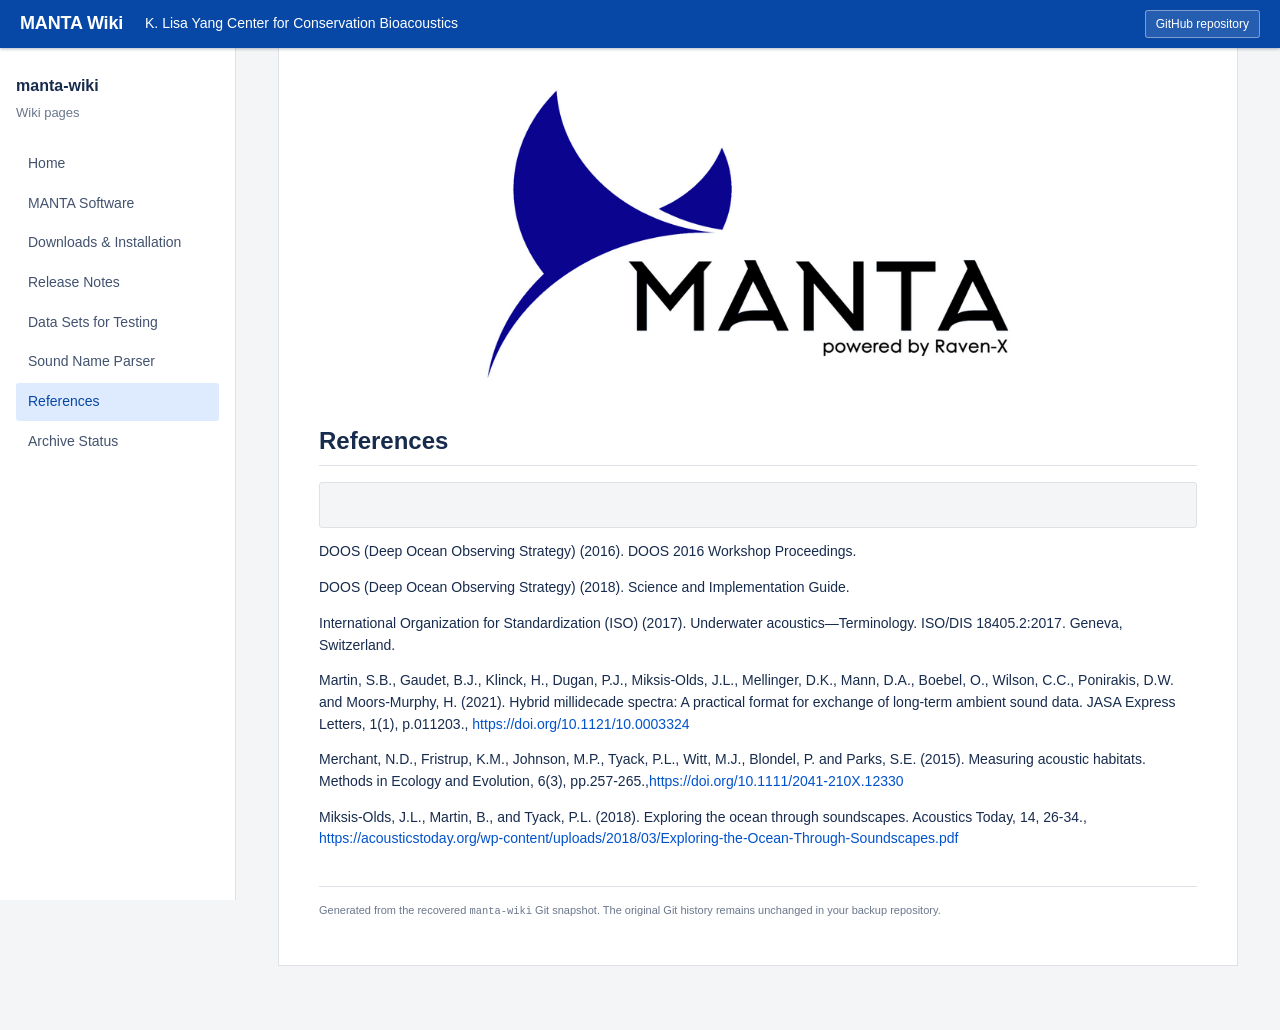
<file: references.html>
<!doctype html>
<html lang="en"><head>
<!-- Google tag (gtag.js) -->
<script async src="https://www.googletagmanager.com/gtag/js?id=G-KM93KEDW00"></script>
<script>
  window.dataLayer = window.dataLayer || [];
  function gtag(){dataLayer.push(arguments);}
  gtag('js', new Date());
  gtag('config', 'G-KM93KEDW00');
</script><meta charset="utf-8"><meta name="viewport" content="width=device-width,initial-scale=1">
<title>References &mdash; MANTA Wiki</title><link rel="stylesheet" href="style.css"></head>
<body><header class="bb-topbar">
  <a class="bb-product" href="index.html">MANTA Wiki</a>
  <a class="bb-center-link"
     href="https://www.birds.cornell.edu/ccb/"
     target="_blank"
     rel="noopener">
     K. Lisa Yang Center for Conservation Bioacoustics
  </a>
  <a class="bb-archive-tag"
     href="https://github.com/DPonirakis/manta-wiki"
     target="_blank"
     rel="noopener">
     GitHub repository
  </a>
</header><div class="layout"><aside class="sidebar"><div class="brand">manta-wiki</div><div class="subbrand">Wiki pages</div><nav><a href="index.html" class="">Home</a><a href="manta-software.html" class="">MANTA Software</a><a href="downloads-installation.html" class="">Downloads &amp; Installation</a><a href="release-notes.html" class="">Release Notes</a><a href="data-sets.html" class="">Data Sets for Testing</a><a href="sound-parser.html" class="">Sound Name Parser</a><a href="references.html" class="active">References</a><a href="archive-status.html" class="">Archive Status</a></nav></aside>
<main class="content"><article class="paper"><div class="archive-banner"><span class="badge">RECOVERED</span> Preserved from the original MANTA wiki. Media and software links shown as local are served from this archive; external references still open on the web.</div>
<p><img src="wiki-images/3192943729-LogoFor-Wiki.png" alt="LogoFor-Wiki.png" /></p>
<h1>References</h1>
<pre><code>
</code></pre>
<p>DOOS (Deep Ocean Observing Strategy) (2016). DOOS 2016 Workshop Proceedings.</p>
<p>DOOS (Deep Ocean Observing Strategy) (2018). Science and Implementation Guide.</p>
<p>International Organization for Standardization (ISO) (2017). Underwater acoustics&mdash;Terminology.  ISO/DIS 18405.2:2017. Geneva, Switzerland.</p>
<p>Martin, S.B., Gaudet, B.J., Klinck, H., Dugan, P.J., Miksis-Olds, J.L., Mellinger, D.K., Mann, D.A., Boebel, O., Wilson, C.C., Ponirakis, D.W. and Moors-Murphy, H. (2021). Hybrid millidecade spectra: A practical format for exchange of long-term ambient sound data. JASA Express Letters, 1(1), p.011203., <a href="https://doi.org/10.1121/10.0003324">https://doi.org/10.1121/10.0003324</a></p>
<p>Merchant, N.D., Fristrup, K.M., Johnson, M.P., Tyack, P.L., Witt, M.J., Blondel, P. and Parks, S.E. (2015). Measuring acoustic habitats. Methods in Ecology and Evolution, 6(3), pp.257-265.,<a href="https://doi.org/10.1111/2041-210X.12330">https://doi.org/10.1111/2041-210X.12330</a></p>
<p>Miksis-Olds, J.L., Martin, B., and Tyack, P.L. (2018). Exploring the ocean through soundscapes.  Acoustics Today, 14, 26-34., <a href="https://acousticstoday.org/wp-content/uploads/2018/03/Exploring-the-Ocean-Through-Soundscapes.pdf">https://acousticstoday.org/wp-content/uploads/2018/03/Exploring-the-Ocean-Through-Soundscapes.pdf</a></p>
<div class="footer">Generated from the recovered <code>manta-wiki</code> Git snapshot. The original Git history remains unchanged in your backup repository.</div></article></main></div></body></html>
</file>
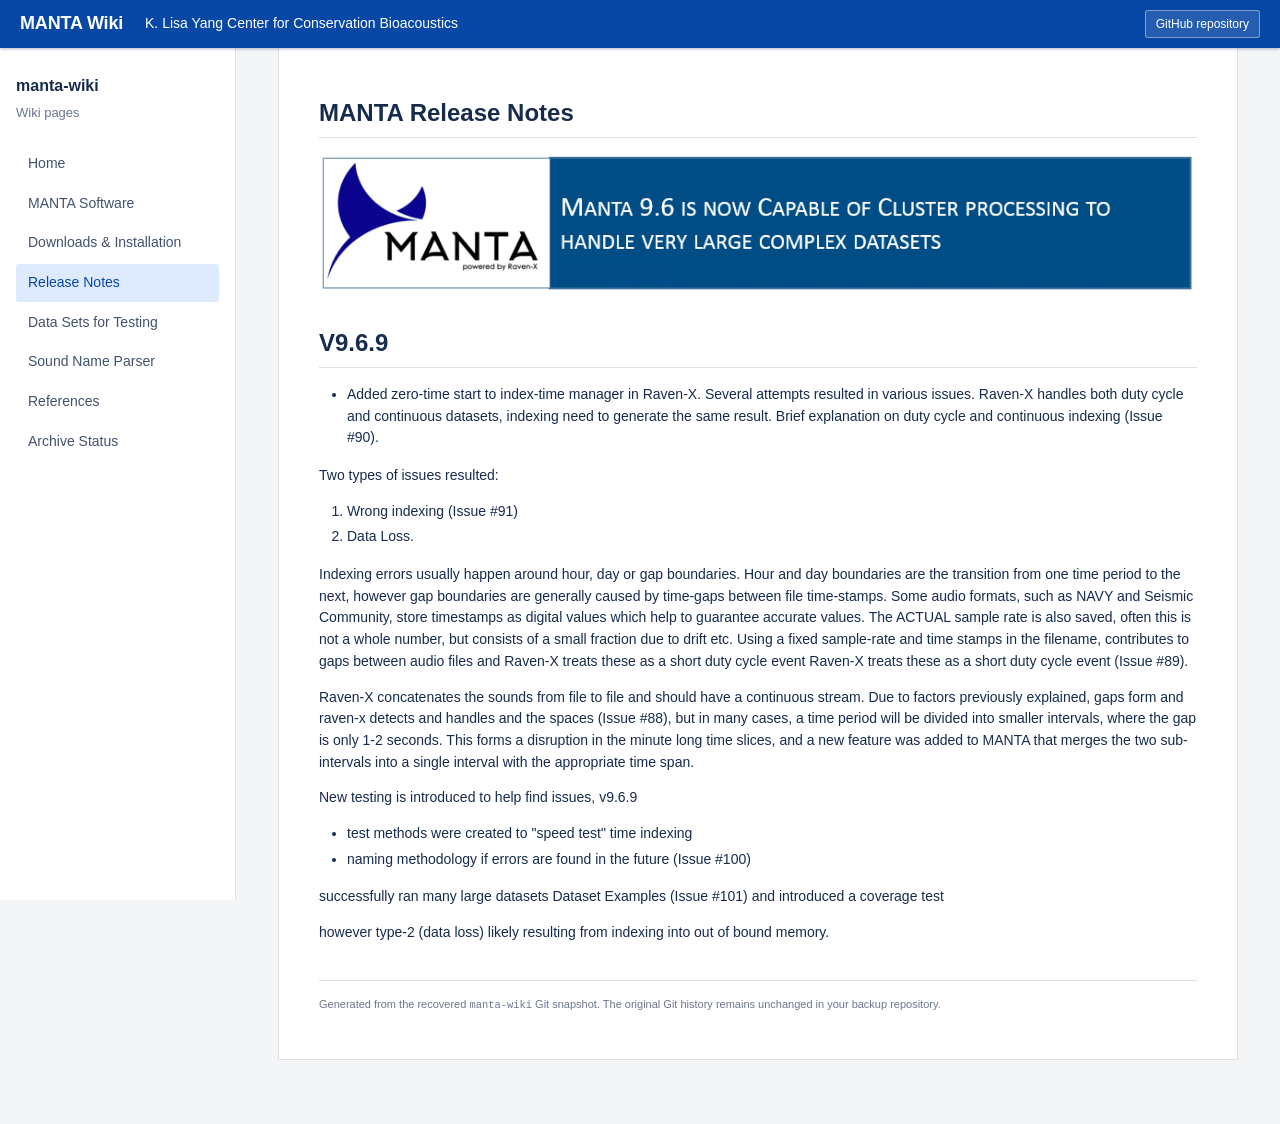
<file: release-notes.html>
<!doctype html>
<html lang="en"><head>
<!-- Google tag (gtag.js) -->
<script async src="https://www.googletagmanager.com/gtag/js?id=G-KM93KEDW00"></script>
<script>
  window.dataLayer = window.dataLayer || [];
  function gtag(){dataLayer.push(arguments);}
  gtag('js', new Date());
  gtag('config', 'G-KM93KEDW00');
</script><meta charset="utf-8"><meta name="viewport" content="width=device-width,initial-scale=1">
<title>Release Notes &mdash; MANTA Wiki</title><link rel="stylesheet" href="style.css"></head>
<body><header class="bb-topbar">
  <a class="bb-product" href="index.html">MANTA Wiki</a>
  <a class="bb-center-link"
     href="https://www.birds.cornell.edu/ccb/"
     target="_blank"
     rel="noopener">
     K. Lisa Yang Center for Conservation Bioacoustics
  </a>
  <a class="bb-archive-tag"
     href="https://github.com/DPonirakis/manta-wiki"
     target="_blank"
     rel="noopener">
     GitHub repository
  </a>
</header><div class="layout"><aside class="sidebar"><div class="brand">manta-wiki</div><div class="subbrand">Wiki pages</div><nav><a href="index.html" class="">Home</a><a href="manta-software.html" class="">MANTA Software</a><a href="downloads-installation.html" class="">Downloads &amp; Installation</a><a href="release-notes.html" class="active">Release Notes</a><a href="data-sets.html" class="">Data Sets for Testing</a><a href="sound-parser.html" class="">Sound Name Parser</a><a href="references.html" class="">References</a><a href="archive-status.html" class="">Archive Status</a></nav></aside>
<main class="content"><article class="paper"><div class="archive-banner"><span class="badge">RECOVERED</span> Preserved from the original MANTA wiki. Media and software links shown as local are served from this archive; external references still open on the web.</div>
<h1><strong>MANTA Release Notes</strong></h1>
<p><img src="wiki-images/3175615496-MantaBanner%20Bundled%20with%20Raven%20X%20Toolbox%20png.png" alt="MantaBanner Bundled with Raven X Toolbox png.png" /></p>
<h1>V9.6.9</h1>
<ul>
<li>Added zero-time start to index-time manager in Raven-X. Several attempts resulted in various issues.  Raven-X handles both duty cycle and continuous datasets, indexing need to generate the same result. Brief explanation on duty cycle and continuous indexing (Issue #90).</li>
</ul>
<p>Two types of issues resulted:</p>
<ol>
<li>Wrong indexing (Issue #91)</li>
<li>Data Loss.</li>
</ol>
<p>Indexing errors usually happen around hour, day or gap boundaries.  Hour and day boundaries are the transition from one time period to the next, however gap boundaries are generally caused by time-gaps between file time-stamps.  Some audio formats, such as NAVY and Seismic Community, store timestamps as digital values which help to guarantee accurate values.  The ACTUAL sample rate is also saved, often this is not a whole number, but consists of a small fraction due to drift etc.  Using a fixed sample-rate and time stamps in the filename, contributes to gaps between audio files and Raven-X treats these as a short duty cycle event Raven-X treats these as a short duty cycle event (Issue #89).</p>
<p>Raven-X concatenates the sounds from file to file and should have a continuous stream.  Due to factors previously explained, gaps form and raven-x detects and handles and the spaces (Issue #88), but in many cases, a time period will be divided into smaller intervals, where the gap is only 1-2 seconds.  This forms a disruption in the minute long time slices, and a new feature was added to MANTA that merges the two sub-intervals into a single interval with the appropriate time span.</p>
<p>New testing is introduced to help find issues, v9.6.9</p>
<ul>
<li>test methods were created to &quot;speed test&quot; time indexing</li>
<li>naming methodology if errors are found in the future (Issue #100)</li>
</ul>
<p>successfully ran many large datasets Dataset Examples (Issue #101) and introduced a coverage test</p>
<p>however type-2 (data loss) likely resulting from indexing into out of bound memory.</p>
<div class="footer">Generated from the recovered <code>manta-wiki</code> Git snapshot. The original Git history remains unchanged in your backup repository.</div></article></main></div></body></html>
</file>
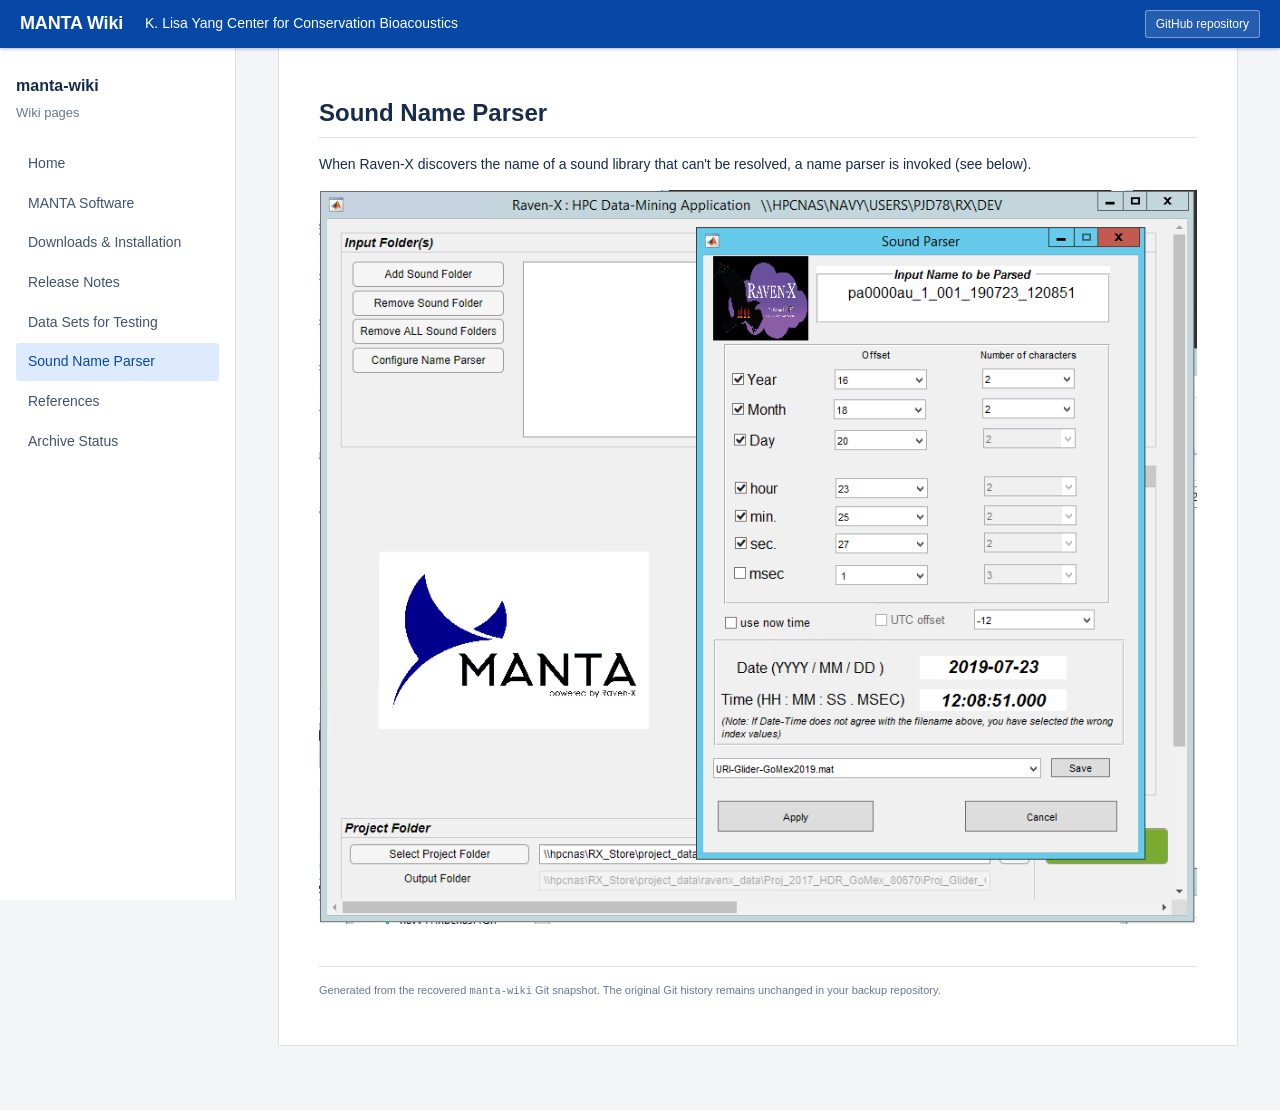
<file: sound-parser.html>
<!doctype html>
<html lang="en"><head>
<!-- Google tag (gtag.js) -->
<script async src="https://www.googletagmanager.com/gtag/js?id=G-KM93KEDW00"></script>
<script>
  window.dataLayer = window.dataLayer || [];
  function gtag(){dataLayer.push(arguments);}
  gtag('js', new Date());
  gtag('config', 'G-KM93KEDW00');
</script><meta charset="utf-8"><meta name="viewport" content="width=device-width,initial-scale=1">
<title>Sound Name Parser &mdash; MANTA Wiki</title><link rel="stylesheet" href="style.css"></head>
<body><header class="bb-topbar">
  <a class="bb-product" href="index.html">MANTA Wiki</a>
  <a class="bb-center-link"
     href="https://www.birds.cornell.edu/ccb/"
     target="_blank"
     rel="noopener">
     K. Lisa Yang Center for Conservation Bioacoustics
  </a>
  <a class="bb-archive-tag"
     href="https://github.com/DPonirakis/manta-wiki"
     target="_blank"
     rel="noopener">
     GitHub repository
  </a>
</header><div class="layout"><aside class="sidebar"><div class="brand">manta-wiki</div><div class="subbrand">Wiki pages</div><nav><a href="index.html" class="">Home</a><a href="manta-software.html" class="">MANTA Software</a><a href="downloads-installation.html" class="">Downloads &amp; Installation</a><a href="release-notes.html" class="">Release Notes</a><a href="data-sets.html" class="">Data Sets for Testing</a><a href="sound-parser.html" class="active">Sound Name Parser</a><a href="references.html" class="">References</a><a href="archive-status.html" class="">Archive Status</a></nav></aside>
<main class="content"><article class="paper"><div class="archive-banner"><span class="badge">RECOVERED</span> Preserved from the original MANTA wiki. Media and software links shown as local are served from this archive; external references still open on the web.</div>
<h1>Sound Name Parser</h1>
<p>When Raven-X discovers the name of a sound library that can't be resolved, a name parser is invoked (see below).</p>
<p><img src="wiki-images/60916029-MANTA-Sound%20Name%20Parser.png" alt="MANTA-Sound Name Parser.png" /></p>
<div class="footer">Generated from the recovered <code>manta-wiki</code> Git snapshot. The original Git history remains unchanged in your backup repository.</div></article></main></div></body></html>
</file>
<file: style.css>
:root{
  --bb-blue:#0052cc;
  --bb-blue-dark:#0747a6;
  --bb-link:#0052cc;
  --ink:#172b4d;
  --muted:#6b778c;
  --line:#dfe1e6;
  --page:#ffffff;
  --canvas:#f4f5f7;
  --selected:#deebff;
}
*{box-sizing:border-box}
html{scroll-behavior:smooth}
body{
  margin:0;
  background:var(--canvas);
  color:var(--ink);
  font-family:-apple-system,BlinkMacSystemFont,"Segoe UI",Roboto,Arial,sans-serif;
  font-size:14px;
  line-height:1.55;
}
a{color:var(--bb-link);text-decoration:none}
a:hover{text-decoration:underline}

/* MANTA Wiki top navigation */
.bb-topbar{
  height:48px;
  background:var(--bb-blue-dark);
  color:#fff;
  display:flex;
  align-items:center;
  gap:22px;
  padding:0 20px;
  position:sticky;
  top:0;
  z-index:50;
  box-shadow:0 1px 3px rgba(9,30,66,.30);
}
.bb-product{font-size:18px;font-weight:700;letter-spacing:-.01em;white-space:nowrap}
.bb-breadcrumb{display:flex;align-items:center;gap:8px;font-size:14px;min-width:0;overflow:hidden;white-space:nowrap}
.bb-breadcrumb span,.bb-breadcrumb strong{overflow:hidden;text-overflow:ellipsis}
.bb-breadcrumb b{opacity:.55;font-weight:600}
.bb-archive-tag{
  margin-left:auto;
  white-space:nowrap;
  border:1px solid rgba(255,255,255,.40);
  background:rgba(255,255,255,.12);
  color:#fff;
  padding:4px 10px;
  border-radius:3px;
  font-size:12px;
}

/* Repository/wiki navigation */
.layout{display:grid;grid-template-columns:236px minmax(0,1fr);min-height:calc(100vh - 48px)}
.sidebar{
  position:sticky;
  top:48px;
  height:calc(100vh - 48px);
  overflow:auto;
  background:#fff;
  border-right:1px solid var(--line);
  padding:26px 16px 28px;
}
.brand{font-size:16px;font-weight:700;color:#172b4d;margin-bottom:4px}
.subbrand{font-size:13px;color:var(--muted);margin-bottom:22px}
.sidebar nav a{
  display:block;
  color:#42526e;
  padding:8px 12px;
  margin:2px 0;
  border-radius:3px;
  font-size:14px;
}
.sidebar nav a:hover{background:#f4f5f7;text-decoration:none;color:#172b4d}
.sidebar nav a.active{background:var(--selected);color:var(--bb-blue-dark);font-weight:500}

/* Wiki page */
.content{min-width:0;padding:0 42px 64px}
.paper{
  width:min(1080px,100%);
  margin:0 auto;
  background:var(--page);
  border-left:1px solid var(--line);
  border-right:1px solid var(--line);
  border-bottom:1px solid var(--line);
  padding:32px 40px 46px;
  min-height:calc(100vh - 48px);
}
.wiki-path{font-size:12px;color:var(--muted);margin:0 0 8px}

/* Recovery banner was useful during construction; the persistent NAS tag now carries this signal. */
.archive-banner{display:none}

h1{font-size:24px;line-height:1.25;margin:28px 0 16px;padding-bottom:9px;border-bottom:1px solid var(--line);color:#172b4d}
h1:first-of-type{margin-top:18px}
h2{font-size:18px;line-height:1.3;margin:28px 0 12px;color:#172b4d}
h3{font-size:16px;line-height:1.35;margin:22px 0 8px;color:#172b4d}
p{margin:0 0 14px}
ul,ol{margin-top:8px;margin-bottom:16px;padding-left:28px}
li{margin:4px 0}
strong{font-weight:600}

img{max-width:100%;height:auto}
/* Match the scale seen in the historical MANTA wiki rather than filling the page. */
img[alt="LogoFor-Wiki.png"]{display:block;width:min(560px,82%);margin:0 auto 28px}
img[alt="MANTA / Raven-X banner"]{display:block;width:min(560px,90%);margin:4px auto 18px}
img[alt="MANTA Wiki Table 1.jpg"],img[alt="MANTA Wiki Table 2.jpg"]{display:block;margin:12px auto;max-width:100%}

pre{overflow:auto;background:#f4f5f7;border:1px solid var(--line);padding:12px 14px;border-radius:3px;font-family:Consolas,"Courier New",monospace;font-size:13px}
code{font-family:Consolas,"Courier New",monospace;font-size:.95em}
table{border-collapse:collapse;width:auto;max-width:100%;display:block;overflow:auto;margin:14px 0}
th,td{border:1px solid #c1c7d0;padding:7px 9px;vertical-align:top}
th{background:#f4f5f7;font-weight:600}

.footer{margin-top:36px;padding-top:15px;border-top:1px solid var(--line);font-size:11px;color:var(--muted)}
.badge{display:inline-block;background:#deebff;color:#0747a6;border:1px solid #b3d4ff;border-radius:3px;padding:2px 7px;font-size:11px;font-weight:600}
.ok{background:#e3fcef;border:1px solid #abf5d1;padding:12px 14px;border-radius:3px;margin:16px 0}
.warn,.notice{background:#fffae6;border:1px solid #ffe380;padding:12px 14px;border-radius:3px;margin:18px 0}
.small-note{font-size:12px;color:var(--muted)}
ul.tight li{margin:3px 0}

/* Downloads: deliberately plain, link-forward styling to resemble the original wiki. */
.download-grid,.download-grid.two-col{display:block;margin:8px 0 18px}
.download-card{
  border:0;
  border-bottom:1px solid var(--line);
  border-radius:0;
  padding:12px 0 14px;
  background:transparent;
}
.download-card:first-child{border-top:1px solid var(--line)}
.download-card h3{margin:0 0 4px;font-size:15px}
.download-card.featured{border-left:0;background:#f7f8f9;padding-left:12px;padding-right:12px}
.file-meta{display:inline;color:var(--muted);font-size:12px;margin:0 8px 0 0}
.download-button,.download-button.secondary{
  display:inline;
  background:none;
  color:var(--bb-link)!important;
  border-radius:0;
  padding:0;
  font-weight:600;
  text-decoration:none!important;
}
.download-button:hover,.download-button.secondary:hover{text-decoration:underline!important;background:none}
.download-list li{margin:6px 0}

.video-frame{
  background:#091e42;
  padding:10px;
  border-radius:3px;
  width:100%;
  max-width:920px;
  margin:12px 0 14px;
}
.video-frame video{display:block;width:100%;max-height:570px;background:#000}

/* Archive status / audit */
.audit-link{display:inline-block;margin-top:4px}
.audit-summary{display:grid;grid-template-columns:repeat(3,minmax(0,1fr));gap:10px;margin:16px 0}
.audit-summary>div{border:1px solid var(--line);padding:10px 12px;background:#fafbfc}

@media(max-width:900px){
  .layout{display:block}
  .sidebar{position:relative;top:0;height:auto;border-right:0;border-bottom:1px solid var(--line);padding:14px 18px}
  .sidebar nav{display:flex;flex-wrap:wrap;gap:4px}
  .sidebar nav a{padding:6px 9px}
  .content{padding:0 14px 30px}
  .paper{border-left:1px solid var(--line);border-right:1px solid var(--line);padding:25px 22px}
  .bb-breadcrumb{display:none}
  .bb-topbar{position:relative}
}



.bb-product,
.bb-center-link,
.bb-archive-tag {
  color:#fff;
  text-decoration:none;
}

.bb-product:hover,
.bb-center-link:hover,
.bb-archive-tag:hover {
  color:#fff;
  text-decoration:none;
}

.bb-center-link {
  font-size:14px;
  white-space:nowrap;
  overflow:hidden;
  text-overflow:ellipsis;
}

@media(max-width:900px){
  .bb-center-link{display:none}
}
</file>
